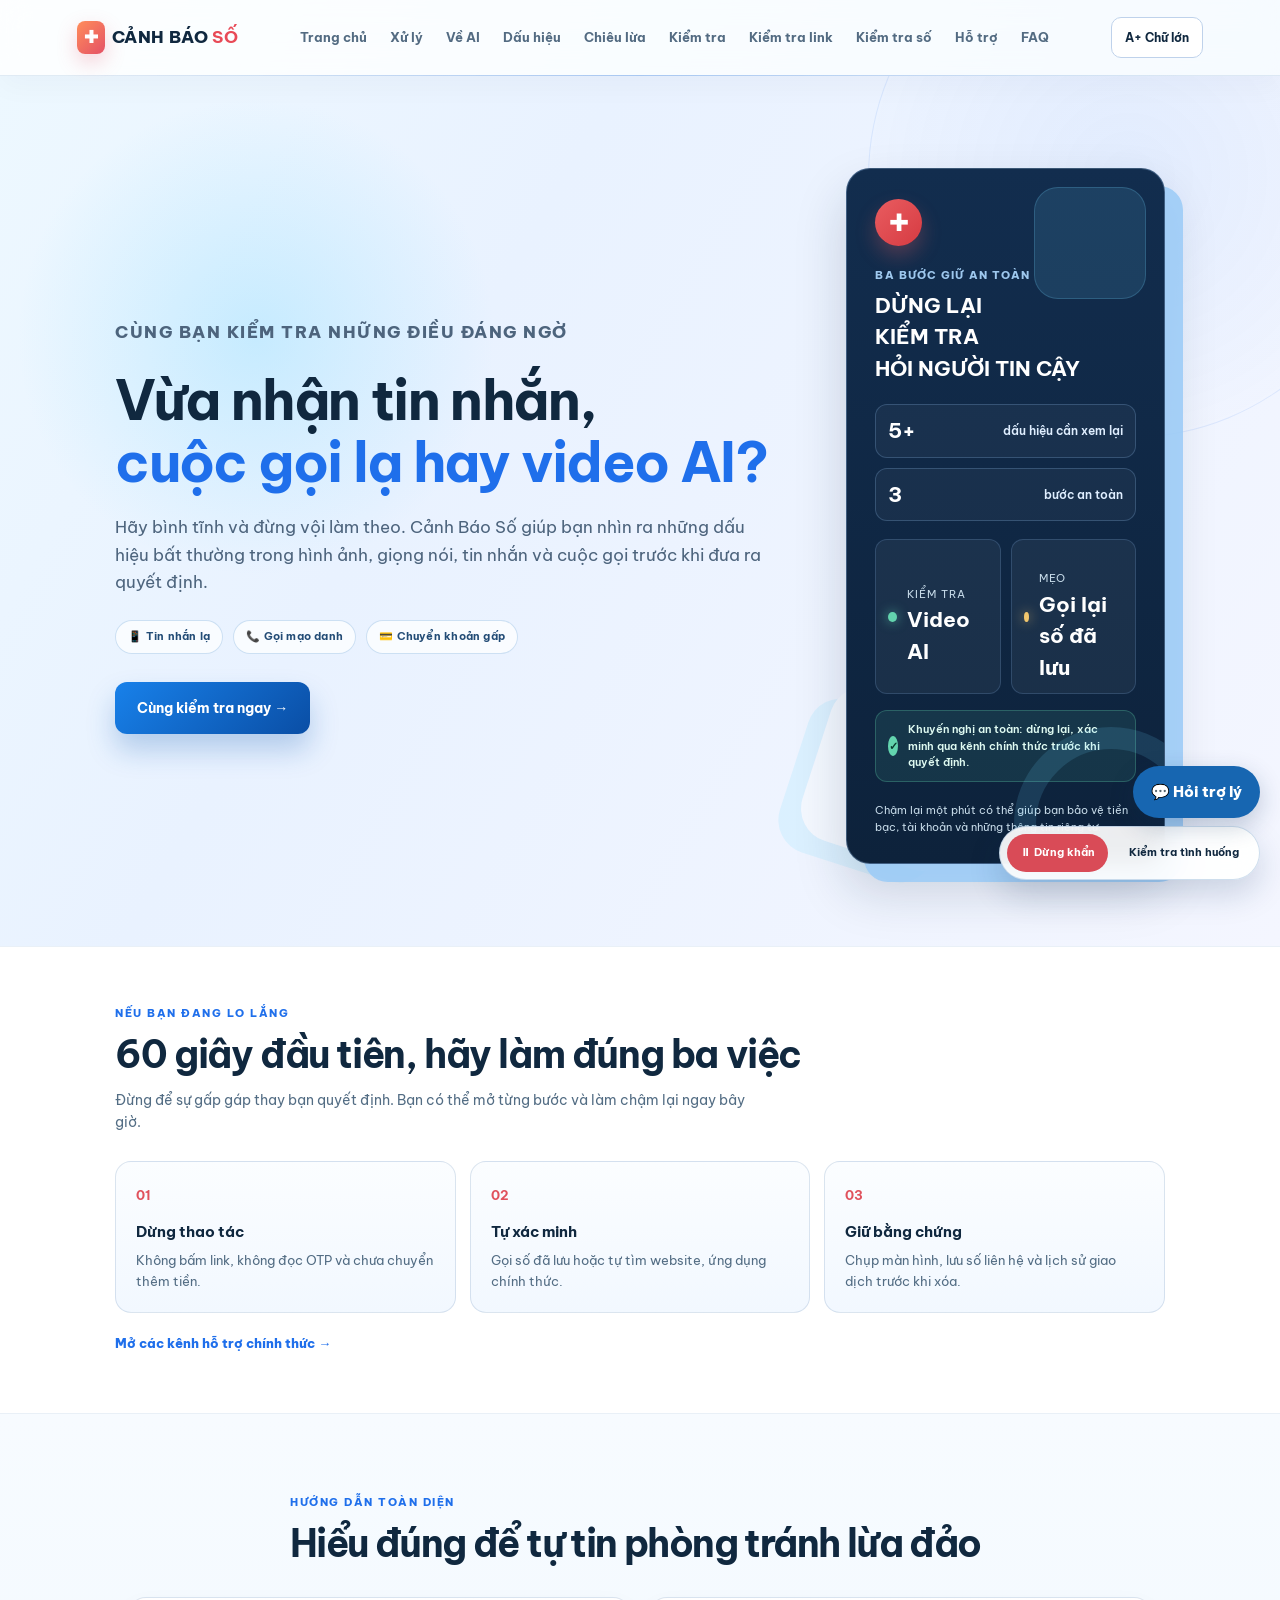
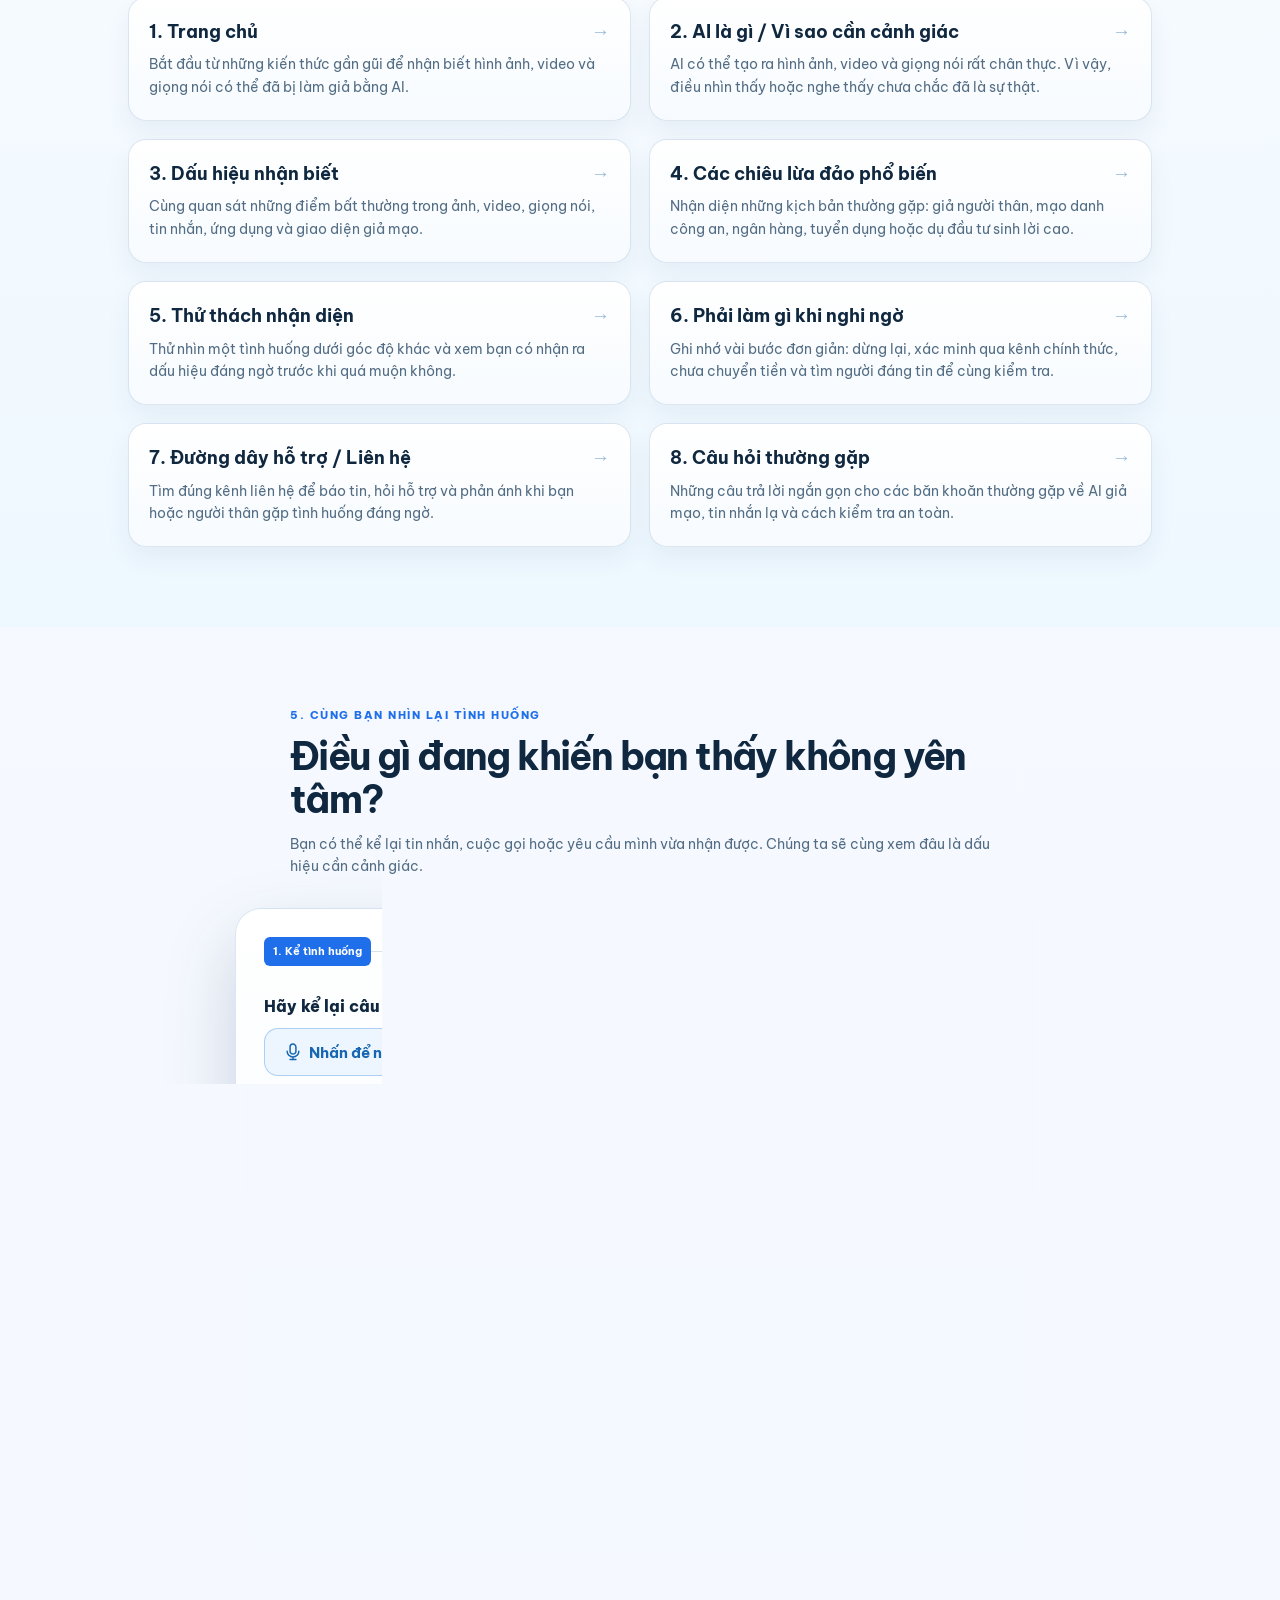
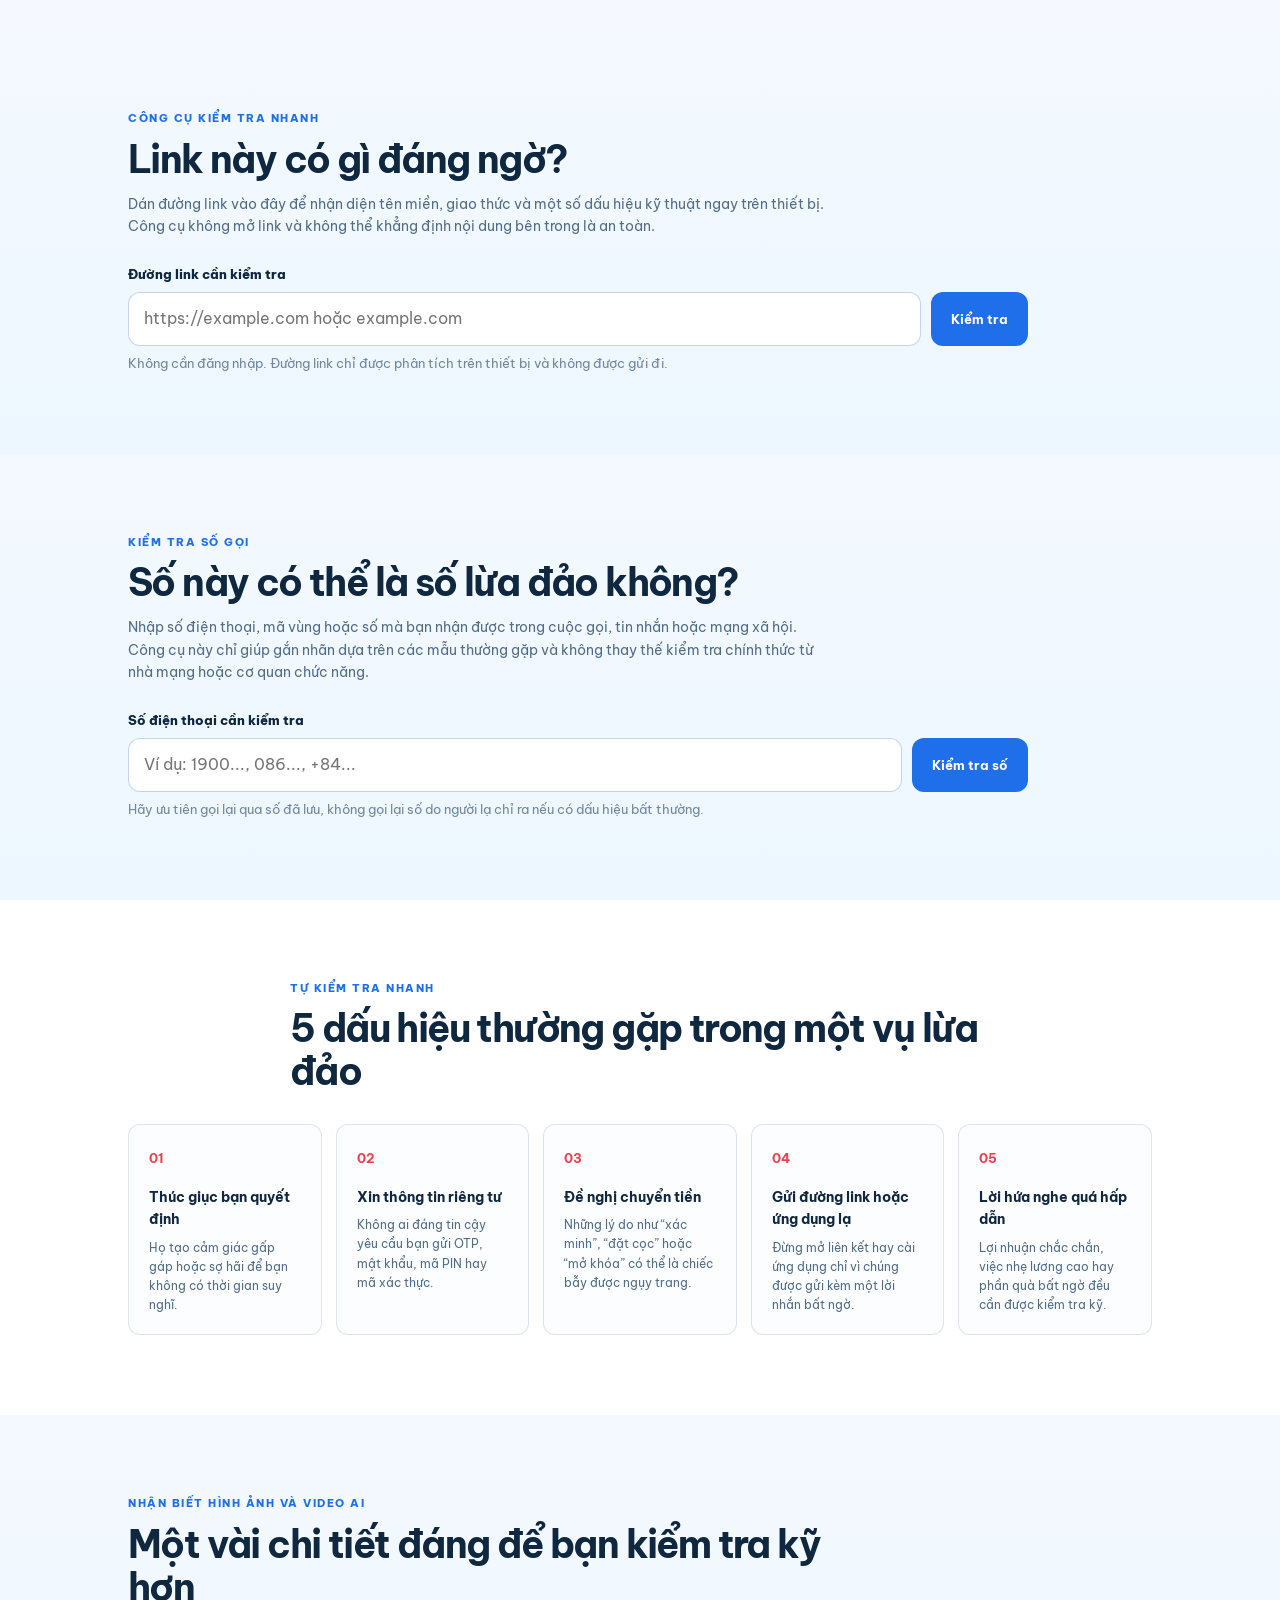
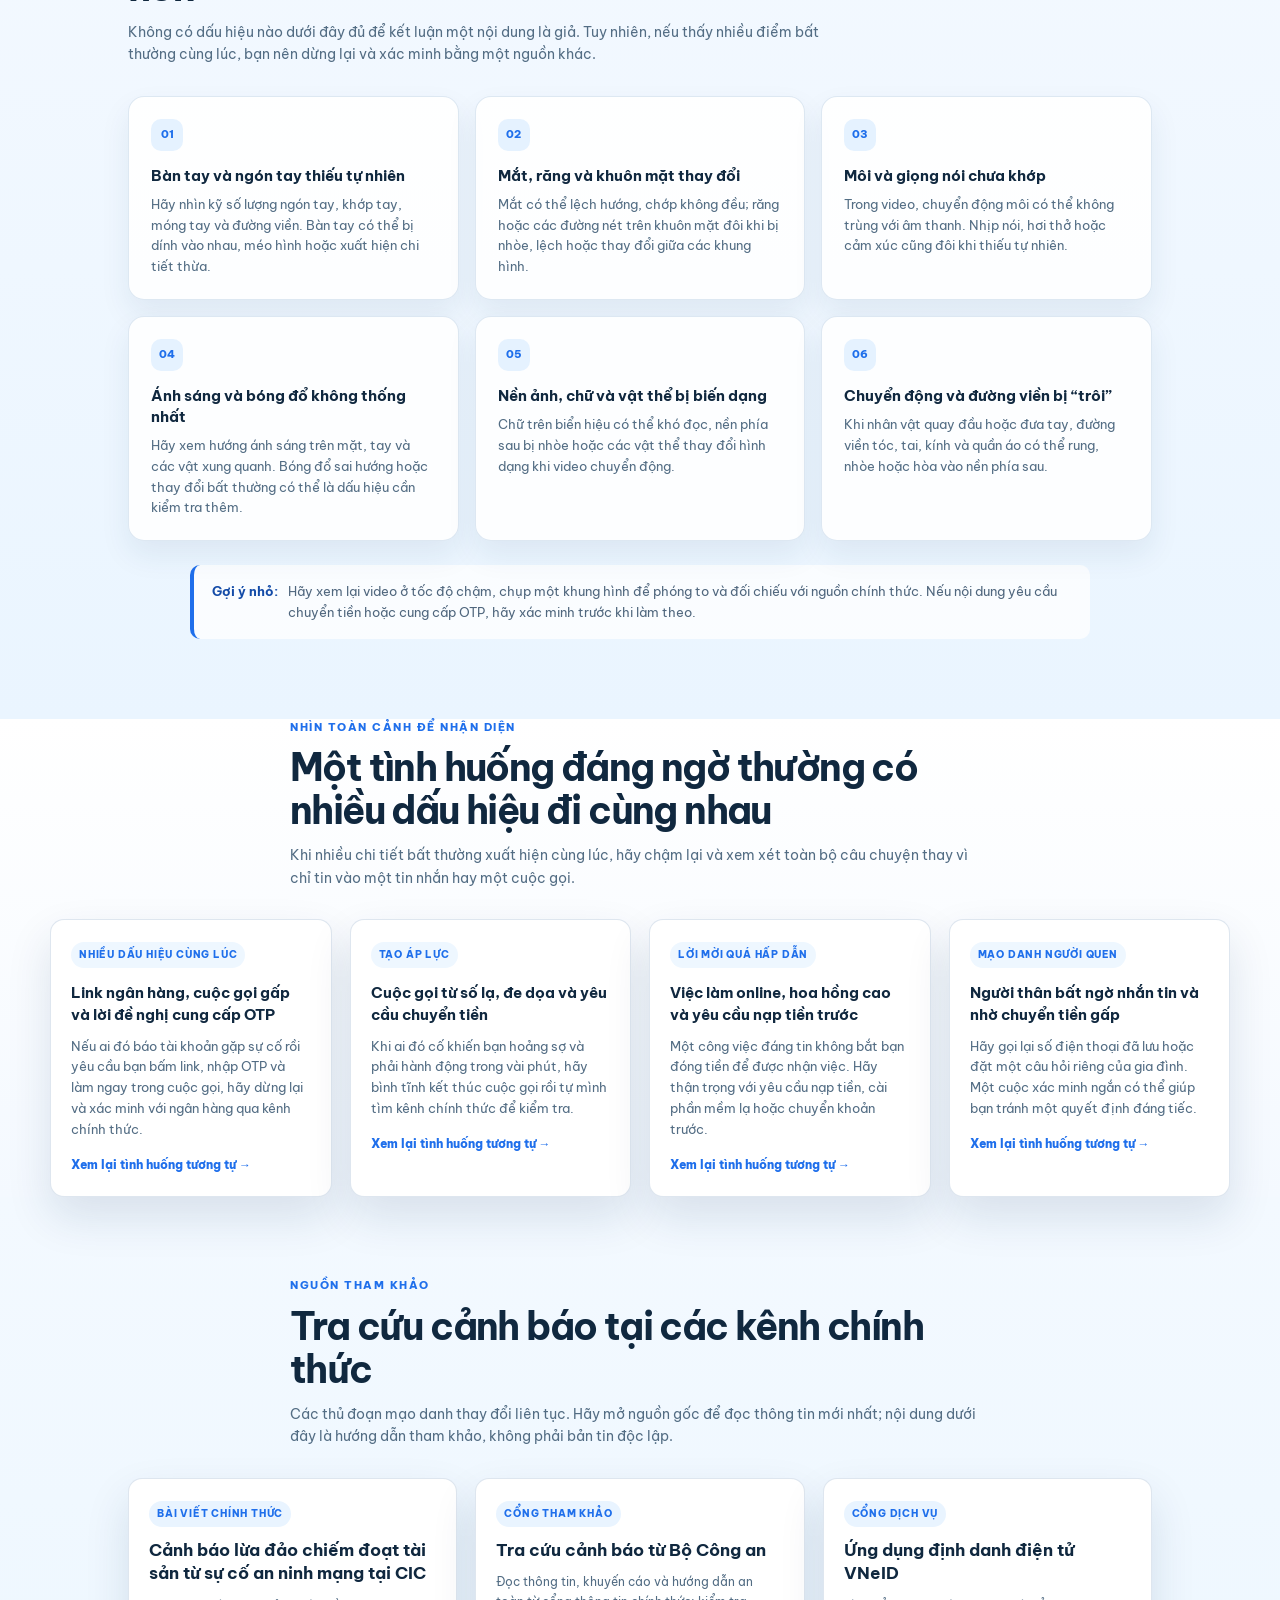
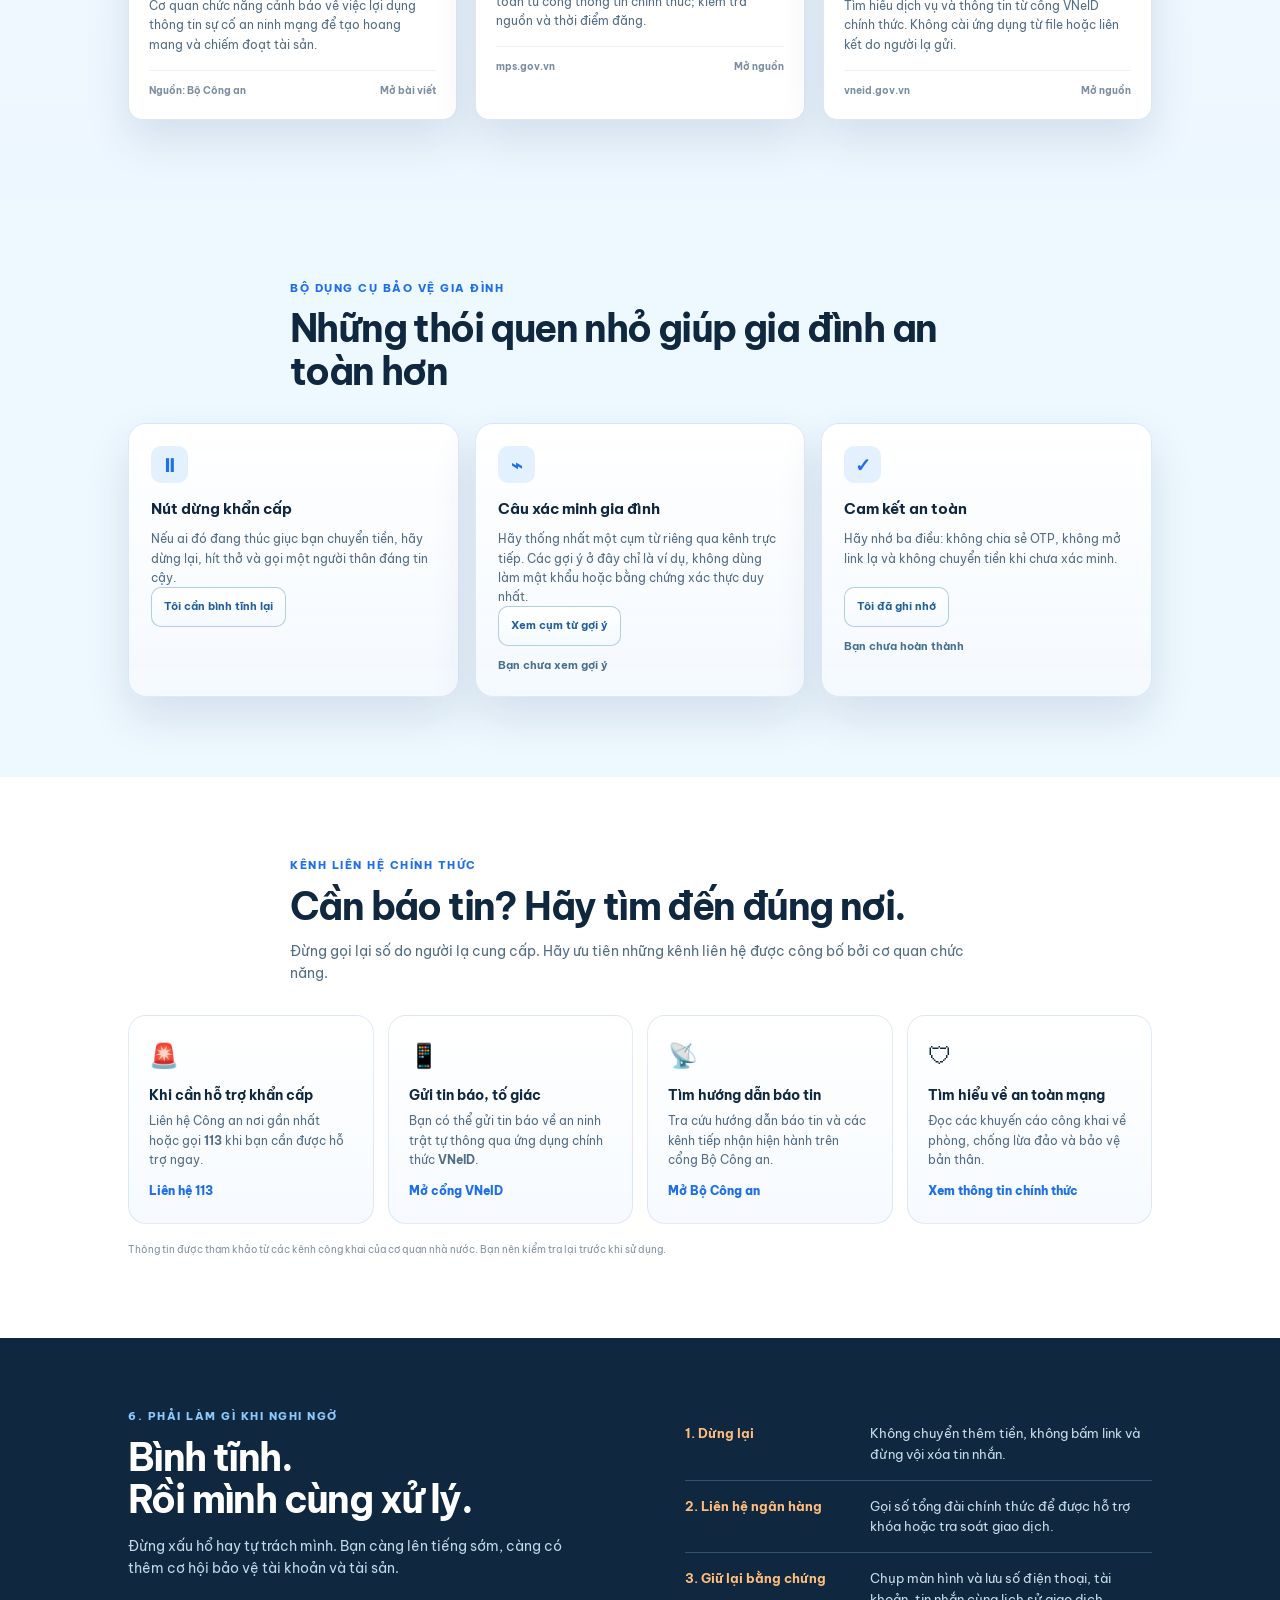
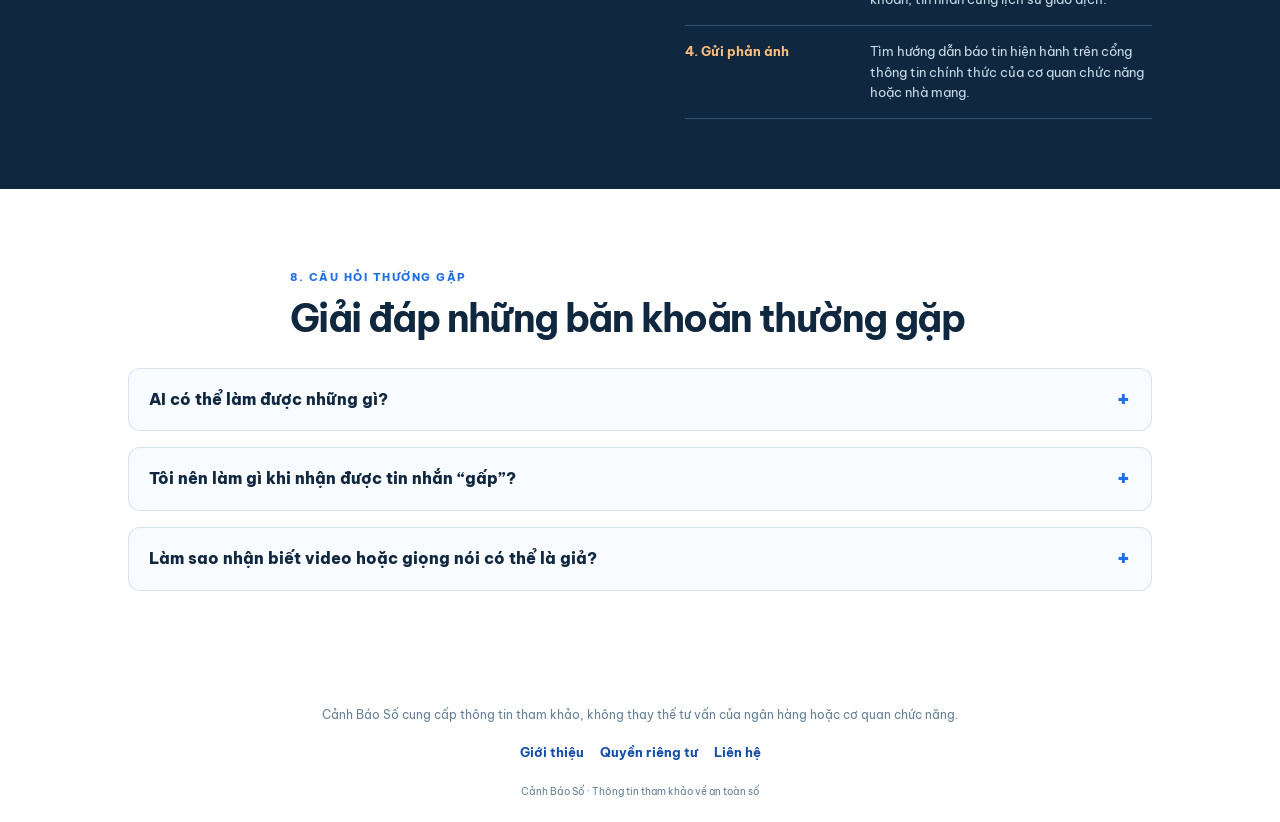
<file: index.html>
﻿<!doctype html>
<html lang="vi">
<head>
  <meta charset="UTF-8">
  <meta name="viewport" content="width=device-width, initial-scale=1.0">
  <title>Cảnh Báo Số | Bình tĩnh kiểm tra, xử lý an toàn</title>
  <meta name="description" content="Cảnh Báo Số giúp người dùng kiểm tra tình huống lừa đảo, nhận diện AI giả mạo và nhận hướng dẫn an toàn số.">
  <meta name="robots" content="index, follow">
  <meta property="og:type" content="website">
  <meta property="og:title" content="Cảnh Báo Số | Bình tĩnh kiểm tra, xử lý an toàn">
  <meta property="og:description" content="Hướng dẫn nhận biết dấu hiệu lừa đảo, kiểm tra tình huống và tìm kênh hỗ trợ chính thức.">
  <link rel="preconnect" href="https://fonts.googleapis.com">
  <link rel="preconnect" href="https://fonts.gstatic.com" crossorigin>
  <link href="https://fonts.googleapis.com/css2?family=Be+Vietnam+Pro:wght@400;500;600;700;800&display=swap" rel="stylesheet">
  <link rel="stylesheet" href="style.css?v=20261012-chatbot">
</head>
<body>
  <a class="skip-link" href="#top">Bỏ qua đến nội dung chính</a>
  <header>
    <a class="brand" href="#top"><i>✚</i>CẢNH BÁO <b>SỐ</b></a>
    <button id="menuButton" class="menu-button" type="button" aria-expanded="false" aria-controls="siteNav">
      <span class="sr-only">Mở menu điều hướng</span>
      ☰
    </button>
    <nav id="siteNav">
      <a href="#top">Trang chủ</a>
      <a href="#now">Xử lý</a>
      <a href="#ai">Về AI</a>
      <a href="#signs">Dấu hiệu</a>
      <a href="#news">Chiêu lừa</a>
      <a href="#kham">Kiểm tra</a>
      <a href="#link-check">Kiểm tra link</a>
      <a href="#phone-check">Kiểm tra số</a>
      <a href="#help">Hỗ trợ</a>
      <a href="#faq">FAQ</a>
    </nav>
    <button id="fontButton" class="font" type="button">A+ Chữ lớn</button>
  </header>

  <main id="top" tabindex="-1">
    <section class="hero">
      <div>
        <p class="eyebrow">CÙNG BẠN KIỂM TRA NHỮNG ĐIỀU ĐÁNG NGỜ</p>
        <h1>Vừa nhận tin nhắn,<br><em>cuộc gọi lạ hay video AI?</em></h1>
        <p>Hãy bình tĩnh và đừng vội làm theo. Cảnh Báo Số giúp bạn nhìn ra những dấu hiệu bất thường trong hình ảnh, giọng nói, tin nhắn và cuộc gọi trước khi đưa ra quyết định.</p>
        <div class="hero-badges" aria-label="Các vấn đề cần cảnh giác">
          <span>📱 Tin nhắn lạ</span>
          <span>📞 Gọi mạo danh</span>
          <span>💳 Chuyển khoản gấp</span>
        </div>
        <a href="#kham" class="primary">Cùng kiểm tra ngay →</a>
      </div>

      <aside>
        <span class="cross">✚</span>
        <p>BA BƯỚC GIỮ AN TOÀN</p>
        <strong>DỪNG LẠI<br>KIỂM TRA<br>HỎI NGƯỜI TIN CẬY</strong>
        <div class="hero-stats" aria-label="Thông tin nhanh về cảnh báo số">
          <span><strong>5+</strong> dấu hiệu cần xem lại</span>
          <span><strong>3</strong> bước an toàn</span>
        </div>
        <div class="mini-cards" aria-label="Dấu hiệu và mẹo an toàn">
          <div class="mini-card">
            <span class="dot green"></span>
            <div>
              <small>Kiểm tra</small>
              <strong>Video AI</strong>
            </div>
          </div>
          <div class="mini-card">
            <span class="dot amber"></span>
            <div>
              <small>Mẹo</small>
              <strong>Gọi lại số đã lưu</strong>
            </div>
          </div>
        </div>
        <div class="trust-banner" aria-label="Khuyến nghị an toàn">
          <span class="trust-mark">✓</span>
          <span>Khuyến nghị an toàn: dừng lại, xác minh qua kênh chính thức trước khi quyết định.</span>
        </div>
        <small>Chậm lại một phút có thể giúp bạn bảo vệ tiền bạc, tài khoản và những thông tin riêng tư.</small>
      </aside>
    </section>

      <section id="now" class="now" aria-labelledby="now-title">
        <div class="now-intro">
          <p class="eyebrow">NẾU BẠN ĐANG LO LẮNG</p>
          <h2 id="now-title">60 giây đầu tiên, hãy làm đúng ba việc</h2>
          <p>Đừng để sự gấp gáp thay bạn quyết định. Bạn có thể mở từng bước và làm chậm lại ngay bây giờ.</p>
        </div>
        <div class="now-steps">
          <article>
            <b>01</b>
            <h3>Dừng thao tác</h3>
            <p>Không bấm link, không đọc OTP và chưa chuyển thêm tiền.</p>
          </article>
          <article>
            <b>02</b>
            <h3>Tự xác minh</h3>
            <p>Gọi số đã lưu hoặc tự tìm website, ứng dụng chính thức.</p>
          </article>
          <article>
            <b>03</b>
            <h3>Giữ bằng chứng</h3>
            <p>Chụp màn hình, lưu số liên hệ và lịch sử giao dịch trước khi xóa.</p>
          </article>
        </div>
        <a class="now-link" href="#official">Mở các kênh hỗ trợ chính thức →</a>
      </section>

    <section id="ai" class="program" aria-labelledby="ai-title">
      <div class="heading">
        <p class="eyebrow">HƯỚNG DẪN TOÀN DIỆN</p>
        <h2 id="ai-title">Hiểu đúng để tự tin phòng tránh lừa đảo</h2>
      </div>

      <div class="program-grid">
        <a class="program-item" href="#top">
          <h3>1. Trang chủ</h3>
          <p>Bắt đầu từ những kiến thức gần gũi để nhận biết hình ảnh, video và giọng nói có thể đã bị làm giả bằng AI.</p>
        </a>

        <a class="program-item" href="#ai">
          <h3>2. AI là gì / Vì sao cần cảnh giác</h3>
          <p>AI có thể tạo ra hình ảnh, video và giọng nói rất chân thực. Vì vậy, điều nhìn thấy hoặc nghe thấy chưa chắc đã là sự thật.</p>
        </a>

        <a class="program-item" href="#ai-signs">
          <h3>3. Dấu hiệu nhận biết</h3>
          <p>Cùng quan sát những điểm bất thường trong ảnh, video, giọng nói, tin nhắn, ứng dụng và giao diện giả mạo.</p>
        </a>

        <a class="program-item" href="#scenarios">
          <h3>4. Các chiêu lừa đảo phổ biến</h3>
          <p>Nhận diện những kịch bản thường gặp: giả người thân, mạo danh công an, ngân hàng, tuyển dụng hoặc dụ đầu tư sinh lời cao.</p>
        </a>

        <a class="program-item" href="#kham">
          <h3>5. Thử thách nhận diện</h3>
          <p>Thử nhìn một tình huống dưới góc độ khác và xem bạn có nhận ra dấu hiệu đáng ngờ trước khi quá muộn không.</p>
        </a>

        <a class="program-item" href="#help">
          <h3>6. Phải làm gì khi nghi ngờ</h3>
          <p>Ghi nhớ vài bước đơn giản: dừng lại, xác minh qua kênh chính thức, chưa chuyển tiền và tìm người đáng tin để cùng kiểm tra.</p>
        </a>

        <a class="program-item" href="#official">
          <h3>7. Đường dây hỗ trợ / Liên hệ</h3>
          <p>Tìm đúng kênh liên hệ để báo tin, hỏi hỗ trợ và phản ánh khi bạn hoặc người thân gặp tình huống đáng ngờ.</p>
        </a>

        <a class="program-item" href="#faq">
          <h3>8. Câu hỏi thường gặp</h3>
          <p>Những câu trả lời ngắn gọn cho các băn khoăn thường gặp về AI giả mạo, tin nhắn lạ và cách kiểm tra an toàn.</p>
        </a>
      </div>
    </section>

    <section id="kham" class="clinic" aria-labelledby="check-title">
      <div class="heading">
        <p class="eyebrow">5. CÙNG BẠN NHÌN LẠI TÌNH HUỐNG</p>
        <h2 id="check-title">Điều gì đang khiến bạn thấy không yên tâm?</h2>
        <p>Bạn có thể kể lại tin nhắn, cuộc gọi hoặc yêu cầu mình vừa nhận được. Chúng ta sẽ cùng xem đâu là dấu hiệu cần cảnh giác.</p>
      </div>

      <div class="exam">
        <div class="steps">
          <span class="on">1. Kể tình huống</span>
          <i></i>
          <span>2. Nhận đánh giá</span>
          <i></i>
          <span>3. Hành động</span>
        </div>

        <div class="story-label-row">
          <label for="story">Hãy kể lại câu chuyện của bạn</label>
          <button id="voiceInputButton" class="voice-input" type="button" aria-label="Nhấn để nhập bằng giọng nói" title="Nhấn để nhập bằng giọng nói" aria-pressed="false">
            <span class="mic-icon" aria-hidden="true">
              <svg viewBox="0 0 24 24" role="presentation"><path d="M12 14.5a3.5 3.5 0 0 0 3.5-3.5V6a3.5 3.5 0 1 0-7 0v5a3.5 3.5 0 0 0 3.5 3.5Z"/><path d="M5 11a7 7 0 0 0 14 0M12 18v3M8.5 21h7"/></svg>
            </span>
            <span class="voice-button-label">Nhấn để nói</span>
          </button>
        </div>
        <textarea id="story" aria-describedby="storyHelp" maxlength="1200" placeholder="Ví dụ: Có người gọi tự xưng là nhân viên ngân hàng, nói tài khoản của tôi bị lỗi và yêu cầu tôi bấm vào link để nhập mã OTP..."></textarea>
        <p id="storyHelp" class="field-help">Nếu dùng nhập giọng nói, trình duyệt hoặc nhà cung cấp nhận dạng giọng nói có thể xử lý âm thanh. Không nhập mật khẩu, mã OTP hoặc thông tin định danh cá nhân.</p>

        <div class="quick">
          <b>Hoặc chọn một tình huống gần giống:</b>
          <button type="button" data-story="Người gọi tự xưng là công an, nói tôi liên quan vụ án và yêu cầu chuyển tiền để xác minh.">Giả công an</button>
          <button type="button" data-story="Tôi nhận tin nhắn ngân hàng có link, yêu cầu đăng nhập và cung cấp mã OTP.">Link ngân hàng</button>
          <button type="button" data-story="Có người mời việc làm online, bảo nạp tiền trước để làm nhiệm vụ nhận hoa hồng.">Việc làm online</button>
          <button type="button" data-story="Người thân nhắn hoặc gọi nhờ chuyển tiền gấp nhưng số lạ.">Giả người thân</button>
        </div>

        <button id="diagnose" class="diagnose" type="button">✦ Xem gợi ý an toàn</button>
        <p class="privacy">Phần phân tích văn bản chạy trên thiết bị và không gửi nội dung đi. Nhập giọng nói có thể dùng dịch vụ của trình duyệt; xem <a href="privacy.html">Chính sách quyền riêng tư</a>.</p>
      </div>
    </section>

    <section id="link-check" class="link-check" aria-labelledby="link-check-title">
      <div class="heading">
        <p class="eyebrow">CÔNG CỤ KIỂM TRA NHANH</p>
        <h2 id="link-check-title">Link này có gì đáng ngờ?</h2>
        <p>Dán đường link vào đây để nhận diện tên miền, giao thức và một số dấu hiệu kỹ thuật ngay trên thiết bị. Công cụ không mở link và không thể khẳng định nội dung bên trong là an toàn.</p>
      </div>
      <form id="linkForm" class="link-form">
        <label for="linkInput">Đường link cần kiểm tra</label>
        <div class="link-input-row">
          <input id="linkInput" type="text" inputmode="url" autocomplete="off" placeholder="https://example.com hoặc example.com" aria-describedby="linkHelp">
          <button type="submit">Kiểm tra</button>
        </div>
        <p id="linkHelp" class="field-help">Không cần đăng nhập. Đường link chỉ được phân tích trên thiết bị và không được gửi đi.</p>
      </form>
      <div id="linkResult" class="link-result" hidden aria-live="polite"></div>
    </section>

    <section id="phone-check" class="phone-check" aria-labelledby="phone-check-title">
      <div class="heading">
        <p class="eyebrow">KIỂM TRA SỐ GỌI</p>
        <h2 id="phone-check-title">Số này có thể là số lừa đảo không?</h2>
        <p>Nhập số điện thoại, mã vùng hoặc số mà bạn nhận được trong cuộc gọi, tin nhắn hoặc mạng xã hội. Công cụ này chỉ giúp gắn nhãn dựa trên các mẫu thường gặp và không thay thế kiểm tra chính thức từ nhà mạng hoặc cơ quan chức năng.</p>
      </div>
      <form id="phoneForm" class="link-form phone-form">
        <label for="phoneInput">Số điện thoại cần kiểm tra</label>
        <div class="link-input-row">
          <input id="phoneInput" type="tel" inputmode="numeric" autocomplete="off" placeholder="Ví dụ: 1900..., 086..., +84..." aria-describedby="phoneHelp">
          <button type="submit">Kiểm tra số</button>
        </div>
        <p id="phoneHelp" class="field-help">Hãy ưu tiên gọi lại qua số đã lưu, không gọi lại số do người lạ chỉ ra nếu có dấu hiệu bất thường.</p>
      </form>
      <div id="phoneResult" class="link-result phone-result" hidden aria-live="polite"></div>
    </section>

    <section id="result" class="result" hidden>
      <div class="result-head">
        <div>
          <p class="eyebrow">KẾT QUẢ SƠ BỘ</p>
          <h2 id="riskTitle">Cần thận trọng</h2>
        </div>
        <div id="riskBadge" class="badge">MỨC ĐỘ: CAO</div>
      </div>

      <div class="risk-meter">
        <span>Mức cảnh giác</span>
        <div><i id="riskFill"></i></div>
        <b id="riskScore">—</b>
      </div>

      <p id="summary" class="summary"></p>
      <p class="field-help">Gợi ý được chọn bằng quy tắc từ khóa đơn giản, không phải kết luận chuyên môn hay xác suất lừa đảo. Hãy xác minh qua kênh chính thức.</p>

      <div class="result-grid">
        <article>
          <h3>⚠ Những dấu hiệu đáng chú ý</h3>
          <p class="result-note">Hãy đối chiếu từng điểm với nội dung bạn vừa nhận được. Một dấu hiệu riêng lẻ chưa đủ để kết luận.</p>
          <ul id="signals"></ul>
        </article>
        <article class="action-card">
          <h3>✓ Bạn có thể làm ngay</h3>
          <p class="result-note">Ưu tiên bảo vệ tài khoản và giữ bằng chứng trước khi trao đổi hoặc thực hiện giao dịch.</p>
          <ol id="actions"></ol>
        </article>
      </div>

      <div class="result-tools">
        <button id="readResult" type="button" aria-pressed="false">🔊 Nghe hướng dẫn</button>
        <button id="copyResult" type="button">⧉ Chia sẻ gợi ý với người thân</button>
        <button id="saveResult" type="button">↓ Tải checklist bằng chứng</button>
      </div>

      <div class="bottom-result">
        <p><b>Lưu ý:</b> Đây là đánh giá hỗ trợ, không thay thế tư vấn của ngân hàng hoặc cơ quan chức năng.</p>
        <a href="#help">Xem các bước xử lý tiếp theo →</a>
      </div>
    </section>

    <section id="signs" class="signs">
      <div class="heading">
        <p class="eyebrow">TỰ KIỂM TRA NHANH</p>
        <h2>5 dấu hiệu thường gặp trong một vụ lừa đảo</h2>
      </div>

      <div class="sign-grid">
        <article>
          <b>01</b>
          <h3>Thúc giục bạn quyết định</h3>
          <p>Họ tạo cảm giác gấp gáp hoặc sợ hãi để bạn không có thời gian suy nghĩ.</p>
        </article>
        <article>
          <b>02</b>
          <h3>Xin thông tin riêng tư</h3>
          <p>Không ai đáng tin cậy yêu cầu bạn gửi OTP, mật khẩu, mã PIN hay mã xác thực.</p>
        </article>
        <article>
          <b>03</b>
          <h3>Đề nghị chuyển tiền</h3>
          <p>Những lý do như “xác minh”, “đặt cọc” hoặc “mở khóa” có thể là chiếc bẫy được ngụy trang.</p>
        </article>
        <article>
          <b>04</b>
          <h3>Gửi đường link hoặc ứng dụng lạ</h3>
          <p>Đừng mở liên kết hay cài ứng dụng chỉ vì chúng được gửi kèm một lời nhắn bất ngờ.</p>
        </article>
        <article>
          <b>05</b>
          <h3>Lời hứa nghe quá hấp dẫn</h3>
          <p>Lợi nhuận chắc chắn, việc nhẹ lương cao hay phần quà bất ngờ đều cần được kiểm tra kỹ.</p>
        </article>
      </div>
    </section>

    <section id="ai-signs" class="ai-signs">
      <div class="heading">
        <p class="eyebrow">NHẬN BIẾT HÌNH ẢNH VÀ VIDEO AI</p>
        <h2>Một vài chi tiết đáng để bạn kiểm tra kỹ hơn</h2>
        <p>Không có dấu hiệu nào dưới đây đủ để kết luận một nội dung là giả. Tuy nhiên, nếu thấy nhiều điểm bất thường cùng lúc, bạn nên dừng lại và xác minh bằng một nguồn khác.</p>
      </div>

      <div class="ai-sign-grid">
        <article>
          <span class="ai-sign-number">01</span>
          <h3>Bàn tay và ngón tay thiếu tự nhiên</h3>
          <p>Hãy nhìn kỹ số lượng ngón tay, khớp tay, móng tay và đường viền. Bàn tay có thể bị dính vào nhau, méo hình hoặc xuất hiện chi tiết thừa.</p>
        </article>
        <article>
          <span class="ai-sign-number">02</span>
          <h3>Mắt, răng và khuôn mặt thay đổi</h3>
          <p>Mắt có thể lệch hướng, chớp không đều; răng hoặc các đường nét trên khuôn mặt đôi khi bị nhòe, lệch hoặc thay đổi giữa các khung hình.</p>
        </article>
        <article>
          <span class="ai-sign-number">03</span>
          <h3>Môi và giọng nói chưa khớp</h3>
          <p>Trong video, chuyển động môi có thể không trùng với âm thanh. Nhịp nói, hơi thở hoặc cảm xúc cũng đôi khi thiếu tự nhiên.</p>
        </article>
        <article>
          <span class="ai-sign-number">04</span>
          <h3>Ánh sáng và bóng đổ không thống nhất</h3>
          <p>Hãy xem hướng ánh sáng trên mặt, tay và các vật xung quanh. Bóng đổ sai hướng hoặc thay đổi bất thường có thể là dấu hiệu cần kiểm tra thêm.</p>
        </article>
        <article>
          <span class="ai-sign-number">05</span>
          <h3>Nền ảnh, chữ và vật thể bị biến dạng</h3>
          <p>Chữ trên biển hiệu có thể khó đọc, nền phía sau bị nhòe hoặc các vật thể thay đổi hình dạng khi video chuyển động.</p>
        </article>
        <article>
          <span class="ai-sign-number">06</span>
          <h3>Chuyển động và đường viền bị “trôi”</h3>
          <p>Khi nhân vật quay đầu hoặc đưa tay, đường viền tóc, tai, kính và quần áo có thể rung, nhòe hoặc hòa vào nền phía sau.</p>
        </article>
      </div>

      <div class="ai-check-note">
        <strong>Gợi ý nhỏ:</strong>
        <span>Hãy xem lại video ở tốc độ chậm, chụp một khung hình để phóng to và đối chiếu với nguồn chính thức. Nếu nội dung yêu cầu chuyển tiền hoặc cung cấp OTP, hãy xác minh trước khi làm theo.</span>
      </div>
    </section>

    <section id="scenarios" class="scenarios">
      <div class="heading">
        <p class="eyebrow">NHÌN TOÀN CẢNH ĐỂ NHẬN DIỆN</p>
        <h2>Một tình huống đáng ngờ thường có nhiều dấu hiệu đi cùng nhau</h2>
        <p>Khi nhiều chi tiết bất thường xuất hiện cùng lúc, hãy chậm lại và xem xét toàn bộ câu chuyện thay vì chỉ tin vào một tin nhắn hay một cuộc gọi.</p>
      </div>

      <div class="scenario-grid">
        <article class="scenario-card">
          <span class="scenario-tag">Nhiều dấu hiệu cùng lúc</span>
          <h3>Link ngân hàng, cuộc gọi gấp và lời đề nghị cung cấp OTP</h3>
          <p>Nếu ai đó báo tài khoản gặp sự cố rồi yêu cầu bạn bấm link, nhập OTP và làm ngay trong cuộc gọi, hãy dừng lại và xác minh với ngân hàng qua kênh chính thức.</p>
          <a class="card-link" href="#kham">Xem lại tình huống tương tự →</a>
        </article>

        <article class="scenario-card">
          <span class="scenario-tag">Tạo áp lực</span>
          <h3>Cuộc gọi từ số lạ, đe dọa và yêu cầu chuyển tiền</h3>
          <p>Khi ai đó cố khiến bạn hoảng sợ và phải hành động trong vài phút, hãy bình tĩnh kết thúc cuộc gọi rồi tự mình tìm kênh chính thức để kiểm tra.</p>
          <a class="card-link" href="#kham">Xem lại tình huống tương tự →</a>
        </article>

        <article class="scenario-card">
          <span class="scenario-tag">Lời mời quá hấp dẫn</span>
          <h3>Việc làm online, hoa hồng cao và yêu cầu nạp tiền trước</h3>
          <p>Một công việc đáng tin không bắt bạn đóng tiền để được nhận việc. Hãy thận trọng với yêu cầu nạp tiền, cài phần mềm lạ hoặc chuyển khoản trước.</p>
          <a class="card-link" href="#kham">Xem lại tình huống tương tự →</a>
        </article>

        <article class="scenario-card">
          <span class="scenario-tag">Mạo danh người quen</span>
          <h3>Người thân bất ngờ nhắn tin và nhờ chuyển tiền gấp</h3>
          <p>Hãy gọi lại số điện thoại đã lưu hoặc đặt một câu hỏi riêng của gia đình. Một cuộc xác minh ngắn có thể giúp bạn tránh một quyết định đáng tiếc.</p>
          <a class="card-link" href="#kham">Xem lại tình huống tương tự →</a>
        </article>
      </div>
    </section>

    <section class="news" id="news">
      <div class="heading">
        <p class="eyebrow">NGUỒN THAM KHẢO</p>
        <h2>Tra cứu cảnh báo tại các kênh chính thức</h2>
        <p>Các thủ đoạn mạo danh thay đổi liên tục. Hãy mở nguồn gốc để đọc thông tin mới nhất; nội dung dưới đây là hướng dẫn tham khảo, không phải bản tin độc lập.</p>
      </div>

      <div class="news-grid">
        <a class="news-card" href="https://bocongan.gov.vn/bai-viet/canh-bao-lua-dao-chiem-doat-tai-san-tu-su-co-an-ninh-mang-tai-trung-tam-thong-tin-tin-dung-quoc-gia-cic-1757991790" target="_blank" rel="noopener noreferrer">
          <span class="news-tag">Bài viết chính thức</span>
          <h3>Cảnh báo lừa đảo chiếm đoạt tài sản từ sự cố an ninh mạng tại CIC</h3>
          <p>Cơ quan chức năng cảnh báo về việc lợi dụng thông tin sự cố an ninh mạng để tạo hoang mang và chiếm đoạt tài sản.</p>
          <div class="news-meta"><span>Nguồn: Bộ Công an</span><span>Mở bài viết</span></div>
        </a>

        <a class="news-card" href="https://mps.gov.vn/" target="_blank" rel="noopener noreferrer">
          <span class="news-tag">Cổng tham khảo</span>
          <h3>Tra cứu cảnh báo từ Bộ Công an</h3>
          <p>Đọc thông tin, khuyến cáo và hướng dẫn an toàn từ cổng thông tin chính thức; kiểm tra nguồn và thời điểm đăng.</p>
          <div class="news-meta"><span>mps.gov.vn</span><span>Mở nguồn</span></div>
        </a>

        <a class="news-card" href="https://vneid.gov.vn/" target="_blank" rel="noopener noreferrer">
          <span class="news-tag">Cổng dịch vụ</span>
          <h3>Ứng dụng định danh điện tử VNeID</h3>
          <p>Tìm hiểu dịch vụ và thông tin từ cổng VNeID chính thức. Không cài ứng dụng từ file hoặc liên kết do người lạ gửi.</p>
          <div class="news-meta"><span>vneid.gov.vn</span><span>Mở nguồn</span></div>
        </a>
      </div>
    </section>

    <section class="tools">
      <div class="heading">
        <p class="eyebrow">BỘ DỤNG CỤ BẢO VỆ GIA ĐÌNH</p>
        <h2>Những thói quen nhỏ giúp gia đình an toàn hơn</h2>
      </div>

      <div class="tool-grid">
        <article>
          <span>⏸</span>
          <h3>Nút dừng khẩn cấp</h3>
          <p>Nếu ai đó đang thúc giục bạn chuyển tiền, hãy dừng lại, hít thở và gọi một người thân đáng tin cậy.</p>
          <button id="panicButton" type="button">Tôi cần bình tĩnh lại</button>
        </article>

        <article>
          <span>⌁</span>
          <h3>Câu xác minh gia đình</h3>
          <p>Hãy thống nhất một cụm từ riêng qua kênh trực tiếp. Các gợi ý ở đây chỉ là ví dụ, không dùng làm mật khẩu hoặc bằng chứng xác thực duy nhất.</p>
          <button id="createCode" type="button">Xem cụm từ gợi ý</button>
          <strong id="familyCode">Bạn chưa xem gợi ý</strong>
        </article>

        <article>
          <span>✓</span>
          <h3>Cam kết an toàn</h3>
          <p>Hãy nhớ ba điều: không chia sẻ OTP, không mở link lạ và không chuyển tiền khi chưa xác minh.</p>
          <button id="pledgeButton" type="button">Tôi đã ghi nhớ</button>
          <strong id="pledgeState">Bạn chưa hoàn thành</strong>
        </article>
      </div>
    </section>

    <section id="official" class="official">
      <div class="heading">
        <p class="eyebrow">KÊNH LIÊN HỆ CHÍNH THỨC</p>
        <h2>Cần báo tin? Hãy tìm đến đúng nơi.</h2>
        <p>Đừng gọi lại số do người lạ cung cấp. Hãy ưu tiên những kênh liên hệ được công bố bởi cơ quan chức năng.</p>
      </div>

      <div class="official-grid">
        <a class="official-card" href="tel:113" target="_self" rel="noopener noreferrer">
          <span>🚨</span>
          <h3>Khi cần hỗ trợ khẩn cấp</h3>
          <p>Liên hệ Công an nơi gần nhất hoặc gọi <b>113</b> khi bạn cần được hỗ trợ ngay.</p>
          <span class="official-link">Liên hệ 113</span>
        </a>
        <a class="official-card" href="https://vneid.gov.vn/" target="_blank" rel="noopener noreferrer">
          <span>📱</span>
          <h3>Gửi tin báo, tố giác</h3>
          <p>Bạn có thể gửi tin báo về an ninh trật tự thông qua ứng dụng chính thức <b>VNeID</b>.</p>
          <span class="official-link">Mở cổng VNeID</span>
        </a>
        <a class="official-card" href="https://mps.gov.vn/" target="_blank" rel="noopener noreferrer">
          <span>📡</span>
          <h3>Tìm hướng dẫn báo tin</h3>
          <p>Tra cứu hướng dẫn báo tin và các kênh tiếp nhận hiện hành trên cổng Bộ Công an.</p>
          <span class="official-link">Mở Bộ Công an</span>
        </a>
        <a class="official-card" href="https://mps.gov.vn/" target="_blank" rel="noopener noreferrer">
          <span>🛡</span>
          <h3>Tìm hiểu về an toàn mạng</h3>
          <p>Đọc các khuyến cáo công khai về phòng, chống lừa đảo và bảo vệ bản thân.</p>
          <span class="official-link">Xem thông tin chính thức</span>
        </a>
      </div>

      <p class="source-note">Thông tin được tham khảo từ các kênh công khai của cơ quan nhà nước. Bạn nên kiểm tra lại trước khi sử dụng.</p>
    </section>

    <section id="help" class="help">
      <div>
        <p class="eyebrow">6. PHẢI LÀM GÌ KHI NGHI NGỜ</p>
        <h2>Bình tĩnh.<br>Rồi mình cùng xử lý.</h2>
        <p>Đừng xấu hổ hay tự trách mình. Bạn càng lên tiếng sớm, càng có thêm cơ hội bảo vệ tài khoản và tài sản.</p>
      </div>

      <ol>
        <li><b>1. Dừng lại</b><span>Không chuyển thêm tiền, không bấm link và đừng vội xóa tin nhắn.</span></li>
        <li><b>2. Liên hệ ngân hàng</b><span>Gọi số tổng đài chính thức để được hỗ trợ khóa hoặc tra soát giao dịch.</span></li>
        <li><b>3. Giữ lại bằng chứng</b><span>Chụp màn hình và lưu số điện thoại, tài khoản, tin nhắn cùng lịch sử giao dịch.</span></li>
        <li><b>4. Gửi phản ánh</b><span>Tìm hướng dẫn báo tin hiện hành trên cổng thông tin chính thức của cơ quan chức năng hoặc nhà mạng.</span></li>
      </ol>
    </section>

    <section id="faq" class="faq">
      <div class="heading">
        <p class="eyebrow">8. CÂU HỎI THƯỜNG GẶP</p>
        <h2>Giải đáp những băn khoăn thường gặp</h2>
      </div>

      <div class="faq-list">
        <details>
          <summary>AI có thể làm được những gì?</summary>
          <p>AI có thể tạo ra hình ảnh, giọng nói và video rất chân thực. Vì vậy, những gì bạn nhìn thấy hoặc nghe thấy đôi khi cần được kiểm tra thêm trước khi tin tưởng.</p>
        </details>
        <details>
          <summary>Tôi nên làm gì khi nhận được tin nhắn “gấp”?</summary>
          <p>Đừng bấm link, cung cấp OTP hay chuyển tiền ngay. Hãy gọi lại số đã lưu hoặc tìm đến kênh chính thức để xác minh.</p>
        </details>
        <details>
          <summary>Làm sao nhận biết video hoặc giọng nói có thể là giả?</summary>
          <p>Hãy chú ý những điểm thiếu nhất quán trong cử chỉ, ánh sáng và nhịp nói. Khi còn nghi ngờ, hãy xác minh qua một kênh khác và cho mình thêm thời gian suy nghĩ.</p>
        </details>
      </div>
    </section>
  </main>

  <footer>
    <p>Cảnh Báo Số cung cấp thông tin tham khảo, không thay thế tư vấn của ngân hàng hoặc cơ quan chức năng.</p>
    <nav class="footer-links" aria-label="Thông tin website">
      <a href="about.html">Giới thiệu</a>
      <a href="privacy.html">Quyền riêng tư</a>
      <a href="contact.html">Liên hệ</a>
    </nav>
    <small>Cảnh Báo Số · Thông tin tham khảo về an toàn số</small>
  </footer>

  <div id="toast" role="status" aria-live="polite"></div>
  <div class="quick-actions" aria-label="Thao tác nhanh">
    <button id="quickPanic" type="button">⏸ Dừng khẩn</button>
    <a href="#kham">Kiểm tra tình huống</a>
  </div>

  <section class="chatbot" aria-label="Trợ lý hỏi đáp">
    <button id="chatbotToggle" class="chatbot-toggle" type="button" aria-expanded="false" aria-controls="chatbotPanel">
      <span aria-hidden="true">💬</span> Hỏi trợ lý
    </button>
    <div id="chatbotPanel" class="chatbot-panel" hidden>
      <div class="chatbot-header">
        <div>
          <strong>Trợ lý Cảnh Báo Số</strong>
          <span>Hỏi nhanh về tin nhắn và cuộc gọi lạ</span>
        </div>
        <button id="chatbotClose" class="chatbot-close" type="button" aria-label="Đóng trợ lý">×</button>
      </div>
      <div id="chatMessages" class="chat-messages" role="log" aria-live="polite" aria-relevant="additions text">
        <p class="chat-message chat-message-assistant">Xin chào! Tôi có thể giúp gì cho cô/chú? Hãy nhập câu hỏi. Không gửi OTP, mật khẩu hay thông tin thẻ.</p>
      </div>
      <form id="chatForm" class="chat-form">
        <label class="sr-only" for="chatInput">Nhập câu hỏi cho trợ lý</label>
        <input id="chatInput" type="text" maxlength="300" autocomplete="off" placeholder="Nhập câu hỏi ngắn...">
        <button type="submit" aria-label="Gửi câu hỏi">Gửi</button>
      </form>
      <p class="chat-disclaimer">Trợ lý trả lời theo hướng dẫn có sẵn, không phải chuyên gia. Nội dung chỉ xử lý trên thiết bị.</p>
    </div>
  </section>

  <dialog id="panic">
    <div>
      <p class="eyebrow">BẤT CỨ THỜI ĐIỂM NÀO</p>
      <h2>Dừng lại ngay</h2>
      <p>Hãy ngừng mọi liên lạc, tắt khỏi màn hình hiện tại và gọi cho người thân tin cậy hoặc ngân hàng theo số chính thức.</p>
      <button id="panicClose" type="button">Tôi đã hiểu</button>
    </div>
  </dialog>

  <script src="script.js?v=20261012-chatbot"></script>
</body>
</html>
</file>
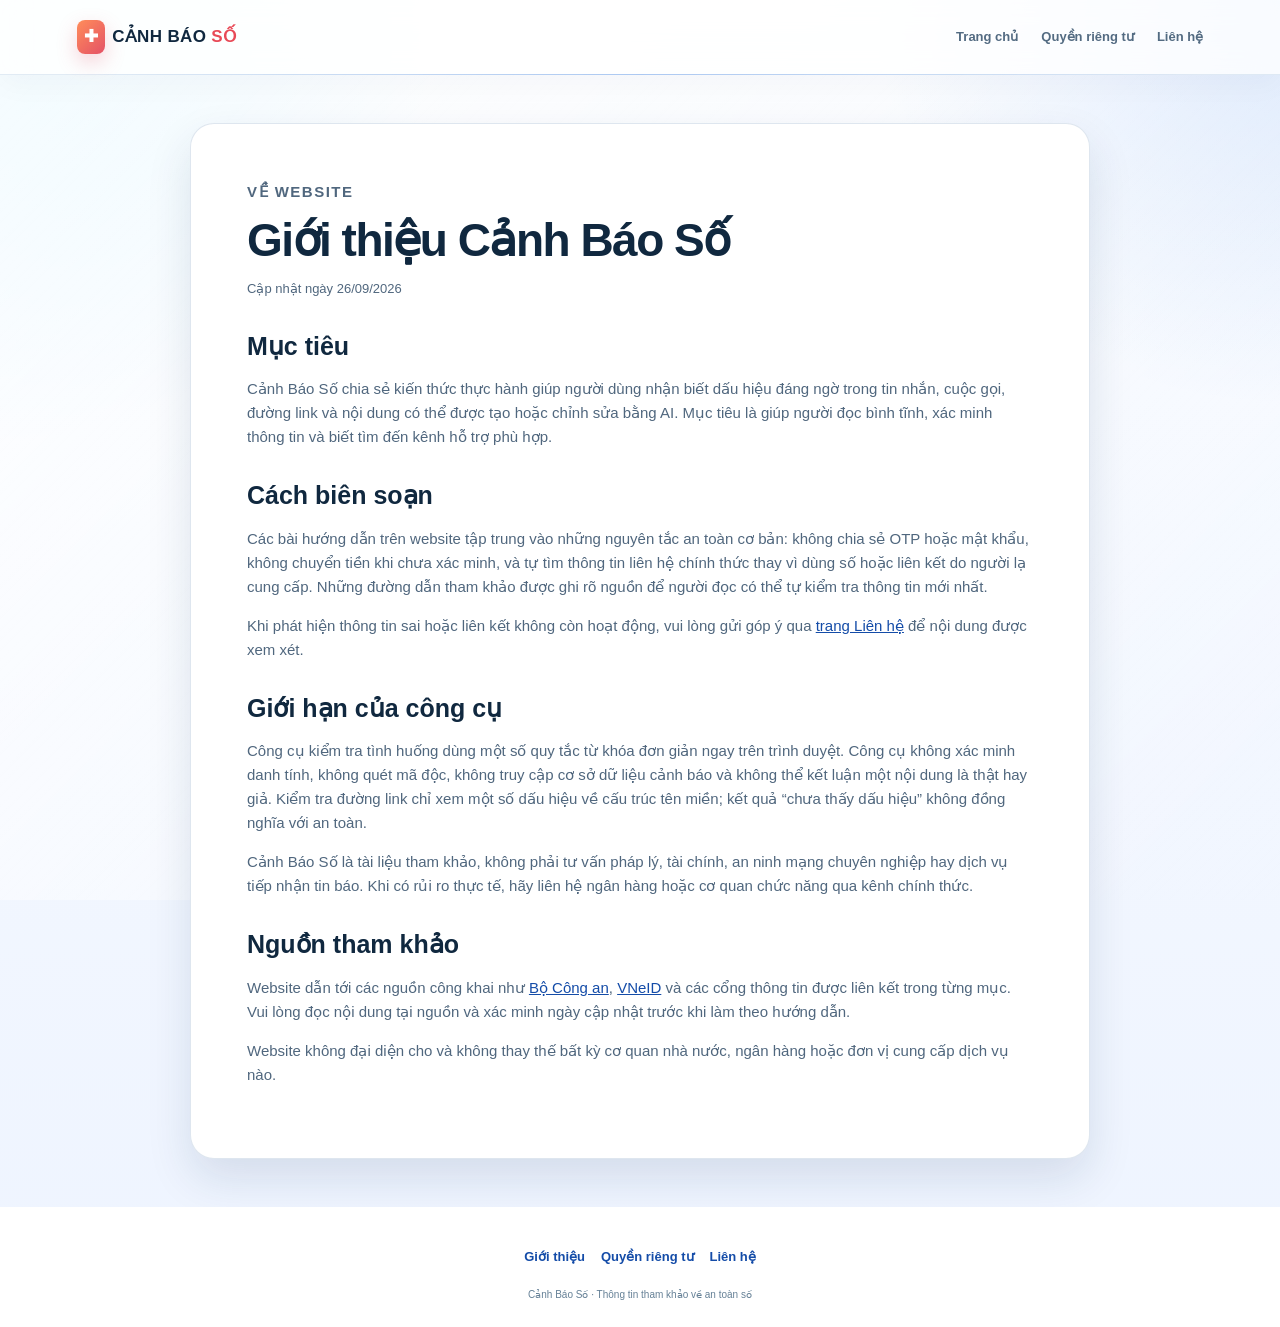
<file: about.html>
<!doctype html>
<html lang="vi">
<head>
  <meta charset="UTF-8">
  <meta name="viewport" content="width=device-width, initial-scale=1.0">
  <title>Giới thiệu | Cảnh Báo Số</title>
  <meta name="description" content="Tìm hiểu mục tiêu, cách biên soạn và giới hạn của các hướng dẫn an toàn số trên Cảnh Báo Số.">
  <link rel="stylesheet" href="style.css?v=20260926-review">
</head>
<body>
  <a class="skip-link" href="#content">Bỏ qua đến nội dung chính</a>
  <header class="page-header">
    <a class="brand" href="index.html"><i>✚</i>CẢNH BÁO <b>SỐ</b></a>
    <nav aria-label="Điều hướng chính">
      <a href="index.html">Trang chủ</a>
      <a href="privacy.html">Quyền riêng tư</a>
      <a href="contact.html">Liên hệ</a>
    </nav>
  </header>
  <main id="content" class="content-page" tabindex="-1">
    <p class="eyebrow">VỀ WEBSITE</p>
    <h1>Giới thiệu Cảnh Báo Số</h1>
    <p class="page-updated">Cập nhật ngày 26/09/2026</p>

    <h2>Mục tiêu</h2>
    <p>Cảnh Báo Số chia sẻ kiến thức thực hành giúp người dùng nhận biết dấu hiệu đáng ngờ trong tin nhắn, cuộc gọi, đường link và nội dung có thể được tạo hoặc chỉnh sửa bằng AI. Mục tiêu là giúp người đọc bình tĩnh, xác minh thông tin và biết tìm đến kênh hỗ trợ phù hợp.</p>

    <h2>Cách biên soạn</h2>
    <p>Các bài hướng dẫn trên website tập trung vào những nguyên tắc an toàn cơ bản: không chia sẻ OTP hoặc mật khẩu, không chuyển tiền khi chưa xác minh, và tự tìm thông tin liên hệ chính thức thay vì dùng số hoặc liên kết do người lạ cung cấp. Những đường dẫn tham khảo được ghi rõ nguồn để người đọc có thể tự kiểm tra thông tin mới nhất.</p>
    <p>Khi phát hiện thông tin sai hoặc liên kết không còn hoạt động, vui lòng gửi góp ý qua <a href="contact.html">trang Liên hệ</a> để nội dung được xem xét.</p>

    <h2>Giới hạn của công cụ</h2>
    <p>Công cụ kiểm tra tình huống dùng một số quy tắc từ khóa đơn giản ngay trên trình duyệt. Công cụ không xác minh danh tính, không quét mã độc, không truy cập cơ sở dữ liệu cảnh báo và không thể kết luận một nội dung là thật hay giả. Kiểm tra đường link chỉ xem một số dấu hiệu về cấu trúc tên miền; kết quả “chưa thấy dấu hiệu” không đồng nghĩa với an toàn.</p>
    <p>Cảnh Báo Số là tài liệu tham khảo, không phải tư vấn pháp lý, tài chính, an ninh mạng chuyên nghiệp hay dịch vụ tiếp nhận tin báo. Khi có rủi ro thực tế, hãy liên hệ ngân hàng hoặc cơ quan chức năng qua kênh chính thức.</p>

    <h2>Nguồn tham khảo</h2>
    <p>Website dẫn tới các nguồn công khai như <a href="https://bocongan.gov.vn/" target="_blank" rel="noopener noreferrer">Bộ Công an</a>, <a href="https://vneid.gov.vn/" target="_blank" rel="noopener noreferrer">VNeID</a> và các cổng thông tin được liên kết trong từng mục. Vui lòng đọc nội dung tại nguồn và xác minh ngày cập nhật trước khi làm theo hướng dẫn.</p>
    <p>Website không đại diện cho và không thay thế bất kỳ cơ quan nhà nước, ngân hàng hoặc đơn vị cung cấp dịch vụ nào.</p>
  </main>
  <footer>
    <nav class="footer-links" aria-label="Thông tin website">
      <a href="about.html">Giới thiệu</a>
      <a href="privacy.html">Quyền riêng tư</a>
      <a href="contact.html">Liên hệ</a>
    </nav>
    <small>Cảnh Báo Số · Thông tin tham khảo về an toàn số</small>
  </footer>
</body>
</html>
</file>
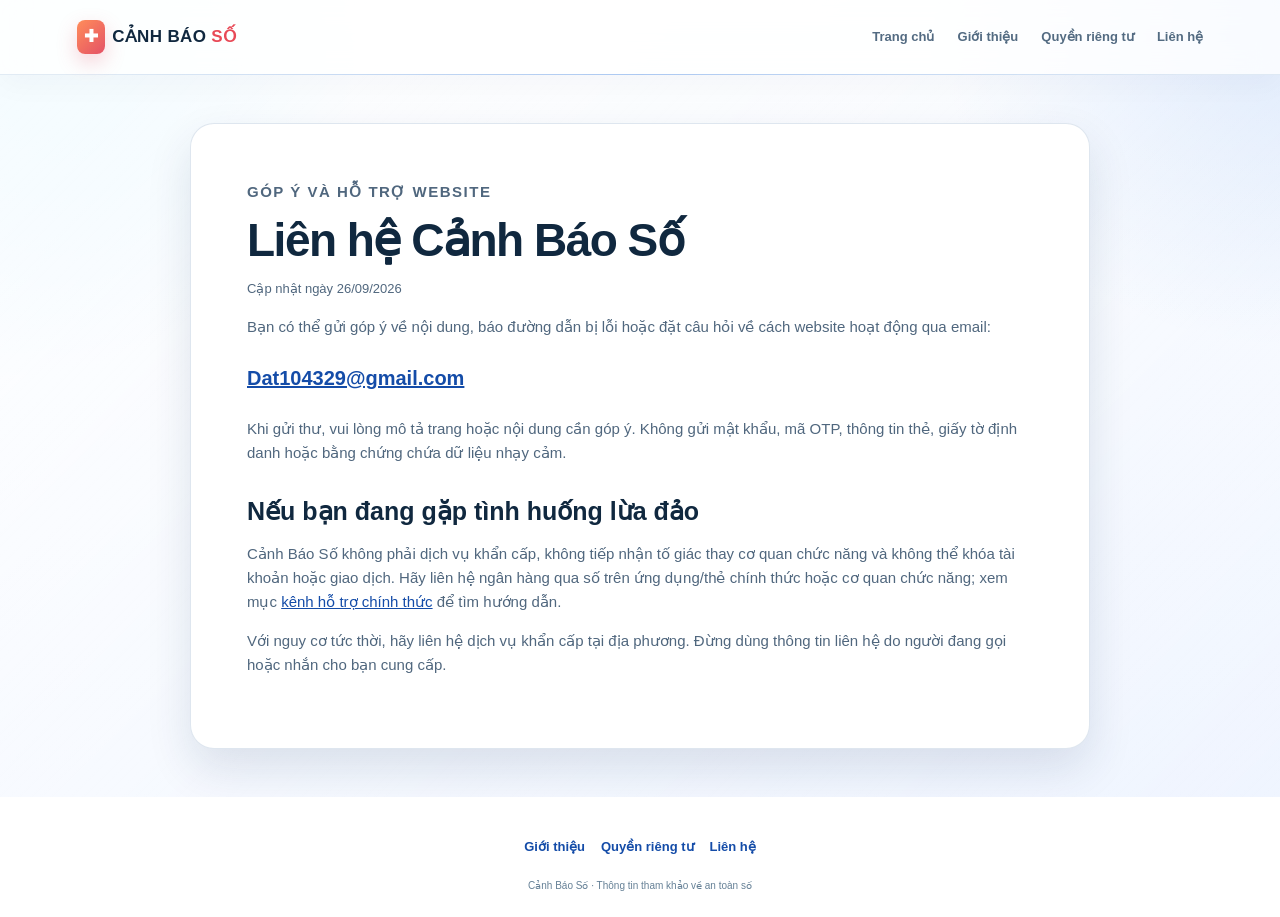
<file: contact.html>
<!doctype html>
<html lang="vi">
<head>
  <meta charset="UTF-8">
  <meta name="viewport" content="width=device-width, initial-scale=1.0">
  <title>Liên hệ | Cảnh Báo Số</title>
  <meta name="description" content="Gửi góp ý, báo lỗi hoặc câu hỏi về nội dung và hoạt động của website Cảnh Báo Số.">
  <link rel="stylesheet" href="style.css?v=20260926-review">
</head>
<body>
  <a class="skip-link" href="#content">Bỏ qua đến nội dung chính</a>
  <header class="page-header">
    <a class="brand" href="index.html"><i>✚</i>CẢNH BÁO <b>SỐ</b></a>
    <nav aria-label="Điều hướng chính">
      <a href="index.html">Trang chủ</a>
      <a href="about.html">Giới thiệu</a>
      <a href="privacy.html">Quyền riêng tư</a>
      <a href="contact.html" aria-current="page">Liên hệ</a>
    </nav>
  </header>
  <main id="content" class="content-page" tabindex="-1">
    <p class="eyebrow">GÓP Ý VÀ HỖ TRỢ WEBSITE</p>
    <h1>Liên hệ Cảnh Báo Số</h1>
    <p class="page-updated">Cập nhật ngày 26/09/2026</p>
    <p>Bạn có thể gửi góp ý về nội dung, báo đường dẫn bị lỗi hoặc đặt câu hỏi về cách website hoạt động qua email:</p>
    <a class="contact-email" href="mailto:Dat104329@gmail.com?subject=Gop%20y%20cho%20Canh%20Bao%20So">Dat104329@gmail.com</a>
    <p>Khi gửi thư, vui lòng mô tả trang hoặc nội dung cần góp ý. Không gửi mật khẩu, mã OTP, thông tin thẻ, giấy tờ định danh hoặc bằng chứng chứa dữ liệu nhạy cảm.</p>

    <h2>Nếu bạn đang gặp tình huống lừa đảo</h2>
    <p>Cảnh Báo Số không phải dịch vụ khẩn cấp, không tiếp nhận tố giác thay cơ quan chức năng và không thể khóa tài khoản hoặc giao dịch. Hãy liên hệ ngân hàng qua số trên ứng dụng/thẻ chính thức hoặc cơ quan chức năng; xem mục <a href="index.html#official">kênh hỗ trợ chính thức</a> để tìm hướng dẫn.</p>
    <p>Với nguy cơ tức thời, hãy liên hệ dịch vụ khẩn cấp tại địa phương. Đừng dùng thông tin liên hệ do người đang gọi hoặc nhắn cho bạn cung cấp.</p>
  </main>
  <footer>
    <nav class="footer-links" aria-label="Thông tin website">
      <a href="about.html">Giới thiệu</a>
      <a href="privacy.html">Quyền riêng tư</a>
      <a href="contact.html">Liên hệ</a>
    </nav>
    <small>Cảnh Báo Số · Thông tin tham khảo về an toàn số</small>
  </footer>
</body>
</html>
</file>
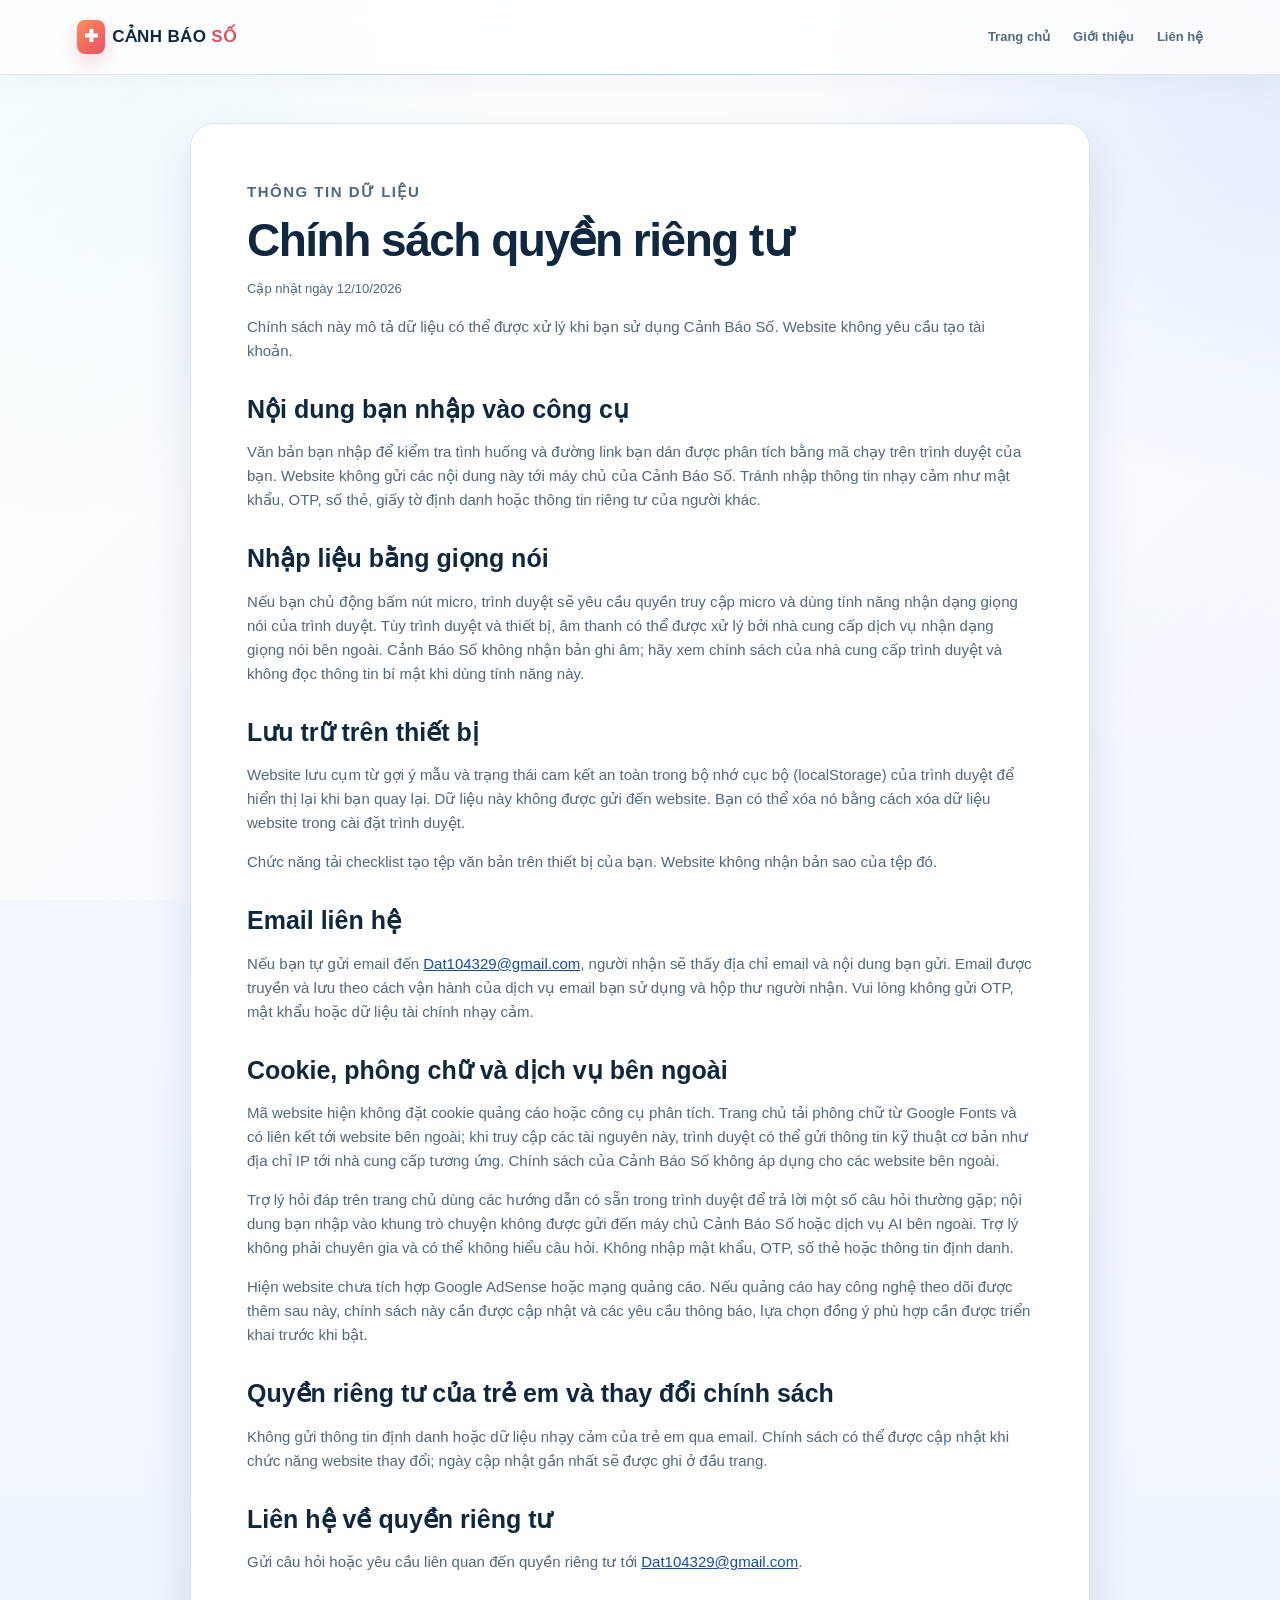
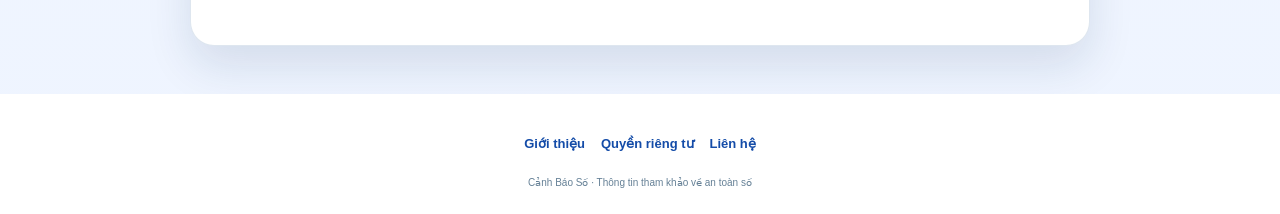
<file: privacy.html>
<!doctype html>
<html lang="vi">
<head>
  <meta charset="UTF-8">
  <meta name="viewport" content="width=device-width, initial-scale=1.0">
  <title>Chính sách quyền riêng tư | Cảnh Báo Số</title>
  <meta name="description" content="Chính sách quyền riêng tư giải thích dữ liệu trình duyệt, lưu trữ cục bộ, nhập giọng nói và email liên hệ trên Cảnh Báo Số.">
  <link rel="stylesheet" href="style.css?v=20260926-review">
</head>
<body>
  <a class="skip-link" href="#content">Bỏ qua đến nội dung chính</a>
  <header class="page-header">
    <a class="brand" href="index.html"><i>✚</i>CẢNH BÁO <b>SỐ</b></a>
    <nav aria-label="Điều hướng chính">
      <a href="index.html">Trang chủ</a>
      <a href="about.html">Giới thiệu</a>
      <a href="contact.html">Liên hệ</a>
    </nav>
  </header>
  <main id="content" class="content-page" tabindex="-1">
    <p class="eyebrow">THÔNG TIN DỮ LIỆU</p>
    <h1>Chính sách quyền riêng tư</h1>
    <p class="page-updated">Cập nhật ngày 12/10/2026</p>
    <p>Chính sách này mô tả dữ liệu có thể được xử lý khi bạn sử dụng Cảnh Báo Số. Website không yêu cầu tạo tài khoản.</p>

    <h2>Nội dung bạn nhập vào công cụ</h2>
    <p>Văn bản bạn nhập để kiểm tra tình huống và đường link bạn dán được phân tích bằng mã chạy trên trình duyệt của bạn. Website không gửi các nội dung này tới máy chủ của Cảnh Báo Số. Tránh nhập thông tin nhạy cảm như mật khẩu, OTP, số thẻ, giấy tờ định danh hoặc thông tin riêng tư của người khác.</p>

    <h2>Nhập liệu bằng giọng nói</h2>
    <p>Nếu bạn chủ động bấm nút micro, trình duyệt sẽ yêu cầu quyền truy cập micro và dùng tính năng nhận dạng giọng nói của trình duyệt. Tùy trình duyệt và thiết bị, âm thanh có thể được xử lý bởi nhà cung cấp dịch vụ nhận dạng giọng nói bên ngoài. Cảnh Báo Số không nhận bản ghi âm; hãy xem chính sách của nhà cung cấp trình duyệt và không đọc thông tin bí mật khi dùng tính năng này.</p>

    <h2>Lưu trữ trên thiết bị</h2>
    <p>Website lưu cụm từ gợi ý mẫu và trạng thái cam kết an toàn trong bộ nhớ cục bộ (localStorage) của trình duyệt để hiển thị lại khi bạn quay lại. Dữ liệu này không được gửi đến website. Bạn có thể xóa nó bằng cách xóa dữ liệu website trong cài đặt trình duyệt.</p>
    <p>Chức năng tải checklist tạo tệp văn bản trên thiết bị của bạn. Website không nhận bản sao của tệp đó.</p>

    <h2>Email liên hệ</h2>
    <p>Nếu bạn tự gửi email đến <a href="mailto:Dat104329@gmail.com">Dat104329@gmail.com</a>, người nhận sẽ thấy địa chỉ email và nội dung bạn gửi. Email được truyền và lưu theo cách vận hành của dịch vụ email bạn sử dụng và hộp thư người nhận. Vui lòng không gửi OTP, mật khẩu hoặc dữ liệu tài chính nhạy cảm.</p>

    <h2>Cookie, phông chữ và dịch vụ bên ngoài</h2>
    <p>Mã website hiện không đặt cookie quảng cáo hoặc công cụ phân tích. Trang chủ tải phông chữ từ Google Fonts và có liên kết tới website bên ngoài; khi truy cập các tài nguyên này, trình duyệt có thể gửi thông tin kỹ thuật cơ bản như địa chỉ IP tới nhà cung cấp tương ứng. Chính sách của Cảnh Báo Số không áp dụng cho các website bên ngoài.</p>
    <p>Trợ lý hỏi đáp trên trang chủ dùng các hướng dẫn có sẵn trong trình duyệt để trả lời một số câu hỏi thường gặp; nội dung bạn nhập vào khung trò chuyện không được gửi đến máy chủ Cảnh Báo Số hoặc dịch vụ AI bên ngoài. Trợ lý không phải chuyên gia và có thể không hiểu câu hỏi. Không nhập mật khẩu, OTP, số thẻ hoặc thông tin định danh.</p>
    <p>Hiện website chưa tích hợp Google AdSense hoặc mạng quảng cáo. Nếu quảng cáo hay công nghệ theo dõi được thêm sau này, chính sách này cần được cập nhật và các yêu cầu thông báo, lựa chọn đồng ý phù hợp cần được triển khai trước khi bật.</p>

    <h2>Quyền riêng tư của trẻ em và thay đổi chính sách</h2>
    <p>Không gửi thông tin định danh hoặc dữ liệu nhạy cảm của trẻ em qua email. Chính sách có thể được cập nhật khi chức năng website thay đổi; ngày cập nhật gần nhất sẽ được ghi ở đầu trang.</p>

    <h2>Liên hệ về quyền riêng tư</h2>
    <p>Gửi câu hỏi hoặc yêu cầu liên quan đến quyền riêng tư tới <a href="mailto:Dat104329@gmail.com">Dat104329@gmail.com</a>.</p>
  </main>
  <footer>
    <nav class="footer-links" aria-label="Thông tin website">
      <a href="about.html">Giới thiệu</a>
      <a href="privacy.html">Quyền riêng tư</a>
      <a href="contact.html">Liên hệ</a>
    </nav>
    <small>Cảnh Báo Số · Thông tin tham khảo về an toàn số</small>
  </footer>
</body>
</html>
</file>
<file: style.css>
﻿:root {
  --ink: #10283f;
  --ink-soft: #334d67;
  --blue: #1f6feb;
  --blue-strong: #144ca8;
  --blue-deep: #0d2341;
  --cyan: #72d6ff;
  --pale: #edf6ff;
  --line: rgba(76, 118, 164, 0.18);
  --muted: #536d84;
  --red: #e0525d;
  --red-soft: #fff2f2;
  --bg: #f4f8ff;
  --white: #ffffff;
  --shadow: 0 20px 45px rgba(15, 46, 90, 0.12);
  --shadow-lg: 0 30px 72px rgba(20, 47, 80, 0.18);
  --radius: 24px;
  --radius-sm: 14px;
  --transition: 0.25s ease;
  font-family: "Be Vietnam Pro", Arial, sans-serif;
}

* { box-sizing: border-box; }
html { scroll-behavior: smooth; }
html:focus-within { scroll-behavior: smooth; }
body {
  margin: 0;
  color: var(--ink);
  background:
    radial-gradient(circle at top left, rgba(114, 214, 255, 0.38), transparent 24%),
    radial-gradient(circle at top right, rgba(31, 111, 235, 0.18), transparent 22%),
    linear-gradient(180deg, #f8fbff 0%, #eef4ff 100%);
  line-height: 1.6;
  font-size: 16px;
  position: relative;
}
body::before {
  content: "";
  position: fixed;
  inset: 0;
  pointer-events: none;
  background: linear-gradient(135deg, rgba(255,255,255,0.82), rgba(255,255,255,0));
  z-index: -1;
}
body.large { font-size: 18px; }

img {
  max-width: 100%;
  display: block;
}

a { color: inherit; }
button, input, textarea { font: inherit; }
.skip-link {
  position: fixed;
  top: 10px;
  left: 10px;
  z-index: 30;
  padding: 10px 14px;
  border-radius: 8px;
  background: var(--ink);
  color: #fff;
  transform: translateY(-150%);
}
.skip-link:focus { transform: translateY(0); }
.sr-only {
  position: absolute;
  width: 1px;
  height: 1px;
  padding: 0;
  margin: -1px;
  overflow: hidden;
  clip: rect(0, 0, 0, 0);
  white-space: nowrap;
  border: 0;
}
:focus-visible { outline: 3px solid #ff9c54; outline-offset: 3px; }

header {
  height: 76px;
  padding: 0 max(6vw, 28px);
  display: flex;
  align-items: center;
  justify-content: space-between;
  background: rgba(255, 255, 255, 0.78);
  border-bottom: 1px solid rgba(164, 194, 221, 0.32);
  position: sticky;
  top: 0;
  z-index: 20;
  backdrop-filter: blur(14px);
  -webkit-backdrop-filter: blur(14px);
  box-shadow: 0 10px 30px rgba(17, 42, 71, 0.03);
}

header::after {
  content: "";
  position: absolute;
  right: 6vw;
  bottom: -1px;
  left: 6vw;
  height: 1px;
  background: linear-gradient(90deg, transparent, rgba(31, 111, 235, 0.28), transparent);
}

.brand {
  color: var(--ink);
  text-decoration: none;
  font-size: 17px;
  font-weight: 800;
  letter-spacing: 0.02em;
}

.brand i {
  font-style: normal;
  background: linear-gradient(135deg, #ff8d5a 0%, #e45166 100%);
  color: #fff;
  padding: 3px 7px;
  border-radius: 8px;
  margin-right: 7px;
  display: inline-grid;
  place-items: center;
  box-shadow: 0 8px 20px rgba(228, 81, 102, 0.25);
}

.brand b { color: #e84a57; }

nav {
  display: flex;
  align-items: center;
  gap: clamp(12px, 1.8vw, 26px);
}

nav a {
  color: #536b82;
  text-decoration: none;
  font-size: 13px;
  font-weight: 700;
  position: relative;
  padding: 6px 0;
}

nav a::after {
  content: "";
  position: absolute;
  left: 0;
  bottom: -8px;
  width: 100%;
  height: 2px;
  background: var(--blue);
  opacity: 0;
  transform: scaleX(0.3);
  transition: var(--transition);
}

nav a:hover::after,
nav a:focus-visible::after {
  opacity: 1;
  transform: scaleX(1);
}

.font {
  border: 1px solid #bfd2eb;
  background: #fff;
  border-radius: 10px;
  padding: 10px 13px;
  color: var(--ink);
  font: inherit;
  font-size: 12px;
  font-weight: 700;
  cursor: pointer;
  transition: var(--transition);
}

.font:hover { transform: translateY(-1px); }
.menu-button { display: none; }

.hero {
  min-height: 500px;
  padding: 92px max(9vw, 30px) 82px;
  display: grid;
  grid-template-columns: 1.35fr .65fr;
  gap: 70px;
  align-items: center;
  background:
    radial-gradient(circle at 20% 30%, rgba(114, 214, 255, 0.3), transparent 20%),
    linear-gradient(120deg, #edf8ff 0%, #e9f2ff 35%, #f4f6ff 100%);
  position: relative;
  overflow: hidden;
}

.hero::before {
  content: "";
  position: absolute;
  top: -160px;
  right: -110px;
  width: 520px;
  height: 520px;
  border-radius: 50%;
  background: radial-gradient(circle, rgba(31, 111, 235, 0.06), rgba(31, 111, 235, 0.01) 60%, transparent 72%);
  border: 1px solid rgba(31, 111, 235, 0.1);
  pointer-events: none;
}

.hero::after {
  content: "";
  position: absolute;
  right: 24%;
  bottom: 10%;
  width: 160px;
  height: 160px;
  border-radius: 34px;
  background: rgba(255,255,255,0.3);
  transform: rotate(18deg);
  box-shadow: -18px 18px 0 rgba(114, 214, 255, 0.16);
  pointer-events: none;
}

.hero > * { position: relative; z-index: 1; }

.eyebrow {
  margin: 0 0 10px;
  color: var(--blue);
  font-size: 11px;
  font-weight: 800;
  letter-spacing: 1.5px;
}

.hero h1, .heading h2, .help h2, .result h2 {
  margin: 0;
  letter-spacing: -1.6px;
  line-height: 1.12;
}

.hero h1 {
  font-size: clamp(34px, 4.3vw, 55px);
}

.hero h1 em {
  font-style: normal;
  color: var(--blue);
}

.hero > div > p {
  max-width: 660px;
  color: #4d647d;
  font-size: 17px;
  margin: 21px 0 24px;
}

.hero-badges {
  display: flex;
  flex-wrap: wrap;
  gap: 10px;
  margin: 0 0 30px;
}

.hero-badges span {
  display: inline-flex;
  align-items: center;
  padding: 8px 12px;
  border-radius: 999px;
  background: rgba(255,255,255,0.8);
  border: 1px solid rgba(132, 174, 226, 0.4);
  color: #234d76;
  font-size: 11px;
  font-weight: 700;
  letter-spacing: 0.02em;
}

.primary, .diagnose {
  display: inline-block;
  border: 0;
  border-radius: 14px;
  padding: 15px 23px;
  background: linear-gradient(135deg, #1b72ec 0%, #0f4ea8 100%);
  box-shadow: 0 18px 30px rgba(28, 95, 188, 0.28);
  color: #fff;
  text-decoration: none;
  font: inherit;
  font-size: 14px;
  font-weight: 700;
  cursor: pointer;
  transition: transform var(--transition), box-shadow var(--transition), filter var(--transition);
}

.primary:hover, .diagnose:hover {
  transform: translateY(-2px);
  box-shadow: 0 20px 32px rgba(28, 95, 188, 0.34);
  filter: brightness(1.02);
}

.hero aside {
  padding: 30px 28px 26px;
  border-radius: 28px;
  background: linear-gradient(180deg, #0f2441 0%, #0a1d34 100%);
  color: #fff;
  box-shadow: 20px 16px 0 rgba(114, 214, 255, 0.22), 0 28px 56px rgba(17, 39, 63, 0.22);
  position: relative;
  border: 1px solid rgba(154, 200, 245, 0.2);
  overflow: hidden;
}

.hero aside::before {
  content: "";
  position: absolute;
  inset: 18px 18px auto auto;
  width: 110px;
  height: 110px;
  border-radius: 24px;
  background: rgba(114, 214, 255, 0.12);
  border: 1px solid rgba(114, 214, 255, 0.2);
}

.hero aside::after {
  content: "";
  position: absolute;
  right: -44px;
  bottom: -58px;
  width: 150px;
  height: 150px;
  border: 22px solid rgba(114, 214, 255, 0.12);
  border-radius: 50%;
  pointer-events: none;
}

.cross {
  display: grid;
  place-items: center;
  width: 48px;
  height: 48px;
  border-radius: 50%;
  background: linear-gradient(135deg, #ff8d5a 0%, #e45166 100%);
  font-size: 24px;
  box-shadow: 0 12px 24px rgba(228, 81, 102, 0.34);
}

.hero aside p {
  margin: 22px 0 5px;
  color: #a5c9ef;
  font-size: 11px;
  font-weight: 800;
  letter-spacing: 0.1em;
}

.hero aside strong {
  font-size: 21px;
  line-height: 1.45;
}

.hero-stats {
  display: grid;
  gap: 10px;
  margin-top: 20px;
  margin-bottom: 18px;
}

.hero-stats span {
  display: inline-flex;
  align-items: center;
  justify-content: space-between;
  gap: 12px;
  padding: 10px 12px;
  border-radius: 12px;
  border: 1px solid rgba(155, 206, 255, 0.22);
  background: rgba(255, 255, 255, 0.04);
  color: #dfeeff;
  font-size: 12px;
  font-weight: 600;
}

.hero-stats strong {
  color: #fff;
  font-size: 18px;
}

.mini-cards {
  display: grid;
  grid-template-columns: repeat(2, minmax(0, 1fr));
  gap: 10px;
  margin-top: 18px;
  margin-bottom: 16px;
}

.mini-card {
  display: flex;
  align-items: center;
  gap: 10px;
  padding: 10px 12px;
  border-radius: 12px;
  background: rgba(255, 255, 255, 0.05);
  border: 1px solid rgba(150, 201, 255, 0.18);
}

.mini-card .dot {
  width: 10px;
  height: 10px;
  border-radius: 50%;
  display: inline-block;
}

.mini-card .dot.green { background: #63d4ae; box-shadow: 0 0 12px rgba(99, 212, 174, 0.72); }
.mini-card .dot.amber { background: #f2c66d; box-shadow: 0 0 12px rgba(242, 198, 109, 0.72); }

.mini-card small {
  display: block;
  margin: 0;
  color: #b2cdea;
  font-size: 9px;
  letter-spacing: 0.08em;
  text-transform: uppercase;
}

.mini-card strong {
  display: block;
  margin-top: 1px;
  font-size: 12px;
  line-height: 1.4;
  color: #fff;
}

.trust-banner {
  display: flex;
  align-items: center;
  gap: 10px;
  padding: 10px 12px;
  border-radius: 12px;
  background: rgba(99, 212, 174, 0.1);
  border: 1px solid rgba(99, 212, 174, 0.28);
  color: #dffaf1;
  font-size: 11px;
  font-weight: 600;
  line-height: 1.5;
}

.trust-mark {
  display: inline-grid;
  place-items: center;
  width: 20px;
  height: 20px;
  border-radius: 50%;
  background: #63d4ae;
  color: #093a2e;
  font-weight: 800;
}

.hero aside small {
  display: block;
  margin-top: 10px;
  color: #c4d9f2;
  font-size: 12px;
}

.program,
.clinic,
.now,
.link-check,
.phone-check,
.signs,
.news,
.tools,
.official,
.faq {
  padding: 80px max(10vw, 30px);
}

.program > *,
.clinic > *,
.signs > *,
.scenarios > *,
.news > *,
.tools > *,
.official > *,
.faq > * {
  width: min(1180px, 100%);
  margin-left: auto;
  margin-right: auto;
}

.program {
  background: linear-gradient(180deg, #f9fbff 0%, #eef7ff 100%);
}

.program-grid {
  display: grid;
  grid-template-columns: repeat(2, minmax(0, 1fr));
  gap: 18px;
  margin-top: 32px;
}

.program-item {
  display: block;
  padding: 22px 20px;
  border: 1px solid var(--line);
  border-radius: 18px;
  background: linear-gradient(180deg, #ffffff 0%, #f7fbff 100%);
  box-shadow: 0 12px 26px rgba(20, 58, 105, 0.06);
  color: inherit;
  text-decoration: none;
  transition: transform var(--transition), border-color var(--transition), box-shadow var(--transition), background var(--transition);
  position: relative;
  overflow: hidden;
}

.program-item::after {
  content: "→";
  position: absolute;
  top: 18px;
  right: 20px;
  color: #9bbbd8;
  font-size: 19px;
  font-weight: 700;
  transition: color var(--transition), transform var(--transition);
}

.program-item:hover,
.program-item:focus-visible {
  transform: translateY(-3px);
  border-color: rgba(31, 111, 235, 0.5);
  box-shadow: 0 18px 32px rgba(20, 118, 212, 0.13);
}

.program-item:hover::after,
.program-item:focus-visible::after {
  color: var(--blue);
  transform: translateX(3px);
}

.program-item h3 {
  margin: 0 0 10px;
  font-size: 18px;
  line-height: 1.3;
}

.program-item p {
  margin: 0;
  color: var(--muted);
  font-size: 14px;
}

.heading { max-width: 720px; }
.heading h2 { font-size: clamp(28px, 3vw, 40px); }
.heading > p:last-child {
  margin: 12px 0 0;
  color: var(--muted);
  font-size: 14px;
}

.exam {
  max-width: 840px;
  margin-top: 30px;
  padding: 28px 28px 24px;
  background: linear-gradient(180deg, rgba(255,255,255,0.96), rgba(244,249,255,0.96));
  border: 1px solid rgba(126, 170, 214, 0.28);
  border-radius: 28px;
  box-shadow: var(--shadow-lg);
  backdrop-filter: blur(4px);
}

.steps {
  display: flex;
  align-items: center;
  margin-bottom: 28px;
  color: #9aabba;
  font-size: 11px;
  font-weight: 700;
}

.steps span {
  padding: 6px 9px;
  border-radius: 8px;
  background: #eff3f6;
}

.steps span.on {
  color: #fff;
  background: var(--blue);
}

.steps i {
  height: 1px;
  flex: 1;
  background: #d8e2ec;
}

.exam label {
  font-size: 13px;
  font-weight: 800;
}

.story-label-row {
  display: flex;
  align-items: center;
  justify-content: space-between;
  gap: 12px;
  min-width: 0;
}

.voice-input {
  display: inline-flex;
  align-items: center;
  gap: 6px;
  justify-content: center;
  width: 40px;
  min-width: 40px;
  flex: 0 0 40px;
  height: 40px;
  padding: 0;
  border: 1px solid rgba(31, 111, 235, 0.3);
  border-radius: 999px;
  background: #edf6ff;
  color: #1766b1;
  font-size: 19px;
  line-height: 1;
  cursor: pointer;
  transition: background var(--transition), border-color var(--transition), transform var(--transition);
}

.voice-input:hover,
.voice-input:focus-visible {
  border-color: var(--blue);
  background: #e1f1ff;
  transform: translateY(-1px);
}

.voice-input.is-listening {
  border-color: #d9535b;
  background: #fff0f1;
  color: #b23c43;
}

.voice-input.is-listening .mic-icon {
  animation: mic-pulse 1s ease-in-out infinite;
}

.mic-icon {
  display: inline-flex;
  width: 20px;
  height: 20px;
}

.mic-icon svg {
  width: 100%;
  height: 100%;
  fill: none;
  stroke: currentColor;
  stroke-linecap: round;
  stroke-linejoin: round;
  stroke-width: 1.8;
}

@keyframes mic-pulse {
  0%, 100% { transform: scale(1); }
  50% { transform: scale(1.18); }
}

.exam textarea {
  display: block;
  width: 100%;
  height: 150px;
  margin-top: 10px;
  padding: 15px 16px;
  border: 1px solid rgba(123, 162, 212, 0.42);
  border-radius: 16px;
  resize: vertical;
  font: inherit;
  font-size: 14px;
  outline: none;
  background: linear-gradient(180deg, rgba(248,252,255,0.96), rgba(240,248,255,0.96));
  color: var(--ink);
  box-shadow: inset 0 1px 2px rgba(20, 51, 84, 0.03);
  transition: border-color 0.2s ease, box-shadow 0.2s ease;
}

.exam textarea:focus {
  border-color: rgba(31, 111, 235, 0.68);
  box-shadow: 0 0 0 4px rgba(31, 111, 235, 0.08);
}
.field-help {
  margin: 7px 0 0;
  color: #71879a;
  font-size: 11px;
}

.quick {
  margin: 16px 0 18px;
  font-size: 11px;
  color: #61778d;
}

.quick button {
  margin: 7px 5px 0 0;
  padding: 8px 12px;
  border: 1px solid rgba(133, 176, 224, 0.62);
  border-radius: 999px;
  background: linear-gradient(180deg, #f4faff 0%, #edf6ff 100%);
  color: #32618a;
  font: inherit;
  font-size: 11px;
  font-weight: 700;
  cursor: pointer;
  transition: transform var(--transition), border-color var(--transition), box-shadow var(--transition);
}

.quick button:hover {
  border-color: rgba(31, 111, 235, 0.8);
  background: linear-gradient(180deg, #edf7ff 0%, #e2f2ff 100%);
  box-shadow: 0 10px 18px rgba(31, 111, 235, 0.1);
  transform: translateY(-1px);
}

.privacy { margin: 13px 0 0; color: #8497a8; font-size: 10px; }

.link-check {
  background: linear-gradient(180deg, #f4f9ff 0%, #edf7ff 100%);
}

.phone-check {
  background: linear-gradient(180deg, #f4f9ff 0%, #edf7ff 100%);
}

.link-form {
  max-width: 900px;
  margin-top: 26px;
}

.link-form label {
  display: block;
  margin-bottom: 8px;
  font-size: 13px;
  font-weight: 800;
}

.story-label-row {
  align-items: flex-start;
  flex-direction: column;
  gap: 8px;
}

.link-input-row {
  display: flex;
  gap: 10px;
}

.link-input-row input {
  min-width: 0;
  flex: 1;
  padding: 13px 15px;
  border: 1px solid rgba(123, 162, 212, 0.45);
  border-radius: 12px;
  background: #fff;
  color: var(--ink);
  outline: none;
}

.link-input-row input:focus {
  border-color: var(--blue);
  box-shadow: 0 0 0 4px rgba(31, 111, 235, 0.1);
}

.link-input-row button {
  border: 0;
  border-radius: 12px;
  padding: 0 20px;
  background: var(--blue);
  color: #fff;
  font: inherit;
  font-size: 13px;
  font-weight: 700;
  cursor: pointer;
}

.link-input-row button:hover { background: var(--blue-strong); }

.link-result {
  max-width: 900px;
  margin-top: 18px;
  padding: 17px 19px;
  border-left: 4px solid;
  border-radius: 10px;
  font-size: 13px;
}

.link-result strong { font-size: 14px; }
.link-result p { margin: 7px 0 0; color: var(--muted); }
.link-result ul { margin: 9px 0 0; padding-left: 20px; color: #6e4b3b; }
.link-result li { margin: 4px 0; }
.link-safe { border-color: #3d9b66; background: #effaf3; }
.link-safe strong { color: #287547; }
.link-recognized { border-color: #287ed6; background: #edf6ff; }
.link-recognized strong { color: #1766b1; }
.link-danger { border-color: #dc5a5e; background: #fff3f3; }
.link-danger strong { color: #b23c43; }
.link-meta { overflow-wrap: anywhere; font-size: 12px; }
.link-meta b { color: var(--ink); }

.result {
  max-width: min(1000px, 80vw);
  margin: 0 auto 80px;
  padding: 33px;
  background: linear-gradient(180deg, rgba(255,255,255,0.98), rgba(248,252,255,0.98));
  border: 1px solid rgba(240, 146, 154, 0.4);
  border-radius: 26px;
  box-shadow: 0 18px 34px rgba(18, 48, 84, 0.12);
  position: relative;
  overflow: hidden;
}

.result::before {
  content: "";
  position: absolute;
  inset: 0 auto auto 0;
  width: 180px;
  height: 180px;
  background: radial-gradient(circle at center, rgba(255, 180, 180, 0.18), transparent 65%);
  pointer-events: none;
}

.result-head {
  display: flex;
  justify-content: space-between;
  align-items: start;
  gap: 20px;
}

.result h2 { font-size: clamp(26px, 2vw, 31px); }

.badge {
  padding: 7px 10px;
  border-radius: 7px;
  background: #fff0f0;
  color: #bc3f43;
  font-size: 11px;
  font-weight: 800;
}

.summary {
  padding: 18px 0 20px;
  border-bottom: 1px solid var(--line);
  color: #536b80;
  font-size: 14px;
}

.result-grid {
  display: grid;
  grid-template-columns: 1fr 1fr;
  gap: 18px;
  margin-top: 18px;
}

.result-grid article {
  padding: 19px;
  border-radius: 10px;
  background: #fff7f7;
}

.result-grid .action-card { background: #eff8ff; }

.result-grid h3 {
  margin: 0;
  font-size: 14px;
}

.result-note {
  margin: 8px 0 0;
  color: #71879a;
  font-size: 11px;
  line-height: 1.55;
}

.result-grid ul, .result-grid ol {
  margin: 12px 0 0;
  padding-left: 20px;
  color: #50677e;
  font-size: 12px;
}

.result-grid li { margin: 8px 0; }

.risk-meter {
  display: flex;
  align-items: center;
  gap: 11px;
  margin-top: 14px;
  color: #667f93;
  font-size: 11px;
  font-weight: 700;
}

.risk-meter div {
  height: 7px;
  flex: 1;
  max-width: 230px;
  overflow: hidden;
  border-radius: 8px;
  background: #e7edf2;
}

.risk-meter i {
  display: block;
  height: 100%;
  width: 80%;
  border-radius: inherit;
  background: #df5356;
  transition: width 0.3s ease, background 0.3s ease;
}

.risk-meter b { color: #bd3f43; }

.result-tools {
  display: flex;
  gap: 9px;
  margin-top: 18px;
}

.result-tools button,
.tool-grid button {
  border: 1px solid rgba(147, 186, 224, 0.7);
  border-radius: 10px;
  padding: 10px 12px;
  background: linear-gradient(180deg, #ffffff 0%, #f4faff 100%);
  color: #225f9d;
  font: inherit;
  font-size: 11px;
  font-weight: 700;
  cursor: pointer;
  transition: transform var(--transition), box-shadow var(--transition), border-color var(--transition);
}

.now {
  padding: 58px max(9vw, 30px);
  background: #fff;
  border-top: 1px solid rgba(116, 160, 202, 0.16);
  border-bottom: 1px solid rgba(116, 160, 202, 0.16);
}

.now-intro {
  max-width: 710px;
}

.now-intro h2 {
  margin: 0;
  font-size: clamp(28px, 3vw, 40px);
  letter-spacing: -1.4px;
  line-height: 1.15;
}

.now-intro > p:last-child {
  max-width: 650px;
  margin: 12px 0 0;
  color: var(--muted);
  font-size: 14px;
}

.now-steps {
  display: grid;
  grid-template-columns: repeat(3, 1fr);
  gap: 14px;
  margin-top: 28px;
}

.now-steps article {
  padding: 20px;
  border: 1px solid var(--line);
  border-radius: 16px;
  background: linear-gradient(180deg, #fbfdff, #f2f8ff);
}

.now-steps b {
  color: var(--red);
  font-size: 13px;
}

.now-steps h3 {
  margin: 12px 0 6px;
  font-size: 15px;
}

.now-steps p {
  margin: 0;
  color: var(--muted);
  font-size: 13px;
}

.now-link {
  display: inline-block;
  margin-top: 20px;
  color: var(--blue);
  font-size: 13px;
  font-weight: 800;
  text-decoration: none;
}

.now-link:hover,
.now-link:focus-visible {
  text-decoration: underline;
}

.quick-actions {
  position: fixed;
  right: 20px;
  bottom: 20px;
  z-index: 15;
  display: flex;
  align-items: center;
  gap: 8px;
  padding: 7px;
  border: 1px solid rgba(116, 160, 202, 0.35);
  border-radius: 999px;
  background: rgba(255, 255, 255, 0.92);
  box-shadow: 0 14px 32px rgba(18, 52, 94, 0.18);
  backdrop-filter: blur(12px);
}

.quick-actions button,
.quick-actions a {
  border: 0;
  border-radius: 999px;
  padding: 10px 13px;
  color: var(--ink);
  background: transparent;
  font: inherit;
  font-size: 11px;
  font-weight: 700;
  text-decoration: none;
  cursor: pointer;
}

.quick-actions button {
  color: #fff;
  background: #d94b57;
}

.quick-actions a:hover,
.quick-actions a:focus-visible {
  background: #edf6ff;
}

.result-tools button:hover,
.tool-grid button:hover {
  transform: translateY(-1px);
  border-color: rgba(31, 111, 235, 0.7);
  box-shadow: 0 10px 18px rgba(31, 111, 235, 0.08);
}

.bottom-result {
  display: flex;
  justify-content: space-between;
  align-items: center;
  gap: 18px;
  margin-top: 18px;
  color: #667f93;
  font-size: 11px;
}

.bottom-result p { margin: 0; }

.bottom-result a {
  color: var(--blue);
  font-weight: 800;
  text-decoration: none;
  white-space: nowrap;
}

.signs {
  background: #fff;
}

.sign-grid {
  display: grid;
  grid-template-columns: repeat(5, 1fr);
  gap: 14px;
  margin-top: 31px;
}

.sign-grid article {
  padding: 20px;
  border: 1px solid var(--line);
  border-radius: 12px;
  background: #fbfdff;
  transition: transform var(--transition), box-shadow var(--transition), border-color var(--transition);
}

.sign-grid article:hover {
  transform: translateY(-4px);
  border-color: rgba(31, 111, 235, 0.35);
  box-shadow: 0 16px 28px rgba(20, 58, 105, 0.09);
}

.sign-grid b { color: #e9414f; font-size: 13px; }
.sign-grid h3 { font-size: 14px; margin: 15px 0 7px; }
.sign-grid p {
  margin: 0;
  color: var(--muted);
  font-size: 12px;
}

.ai-signs {
  padding: 80px max(10vw, 30px);
  background: linear-gradient(180deg, #f4f9ff 0%, #eaf5ff 100%);
}

.ai-sign-grid {
  display: grid;
  grid-template-columns: repeat(3, minmax(0, 1fr));
  gap: 16px;
  margin-top: 30px;
}

.ai-sign-grid article {
  min-height: 190px;
  padding: 22px;
  border: 1px solid rgba(116, 160, 202, 0.24);
  border-radius: 16px;
  background: rgba(255, 255, 255, 0.88);
  box-shadow: 0 14px 30px rgba(20, 58, 105, 0.08);
  transition: transform var(--transition), box-shadow var(--transition), border-color var(--transition);
}

.ai-sign-grid article:hover {
  transform: translateY(-4px);
  border-color: rgba(31, 111, 235, 0.32);
  box-shadow: 0 20px 34px rgba(20, 58, 105, 0.13);
}

.ai-sign-number {
  display: inline-grid;
  place-items: center;
  width: 32px;
  height: 32px;
  border-radius: 10px;
  background: #e5f2ff;
  color: var(--blue);
  font-size: 11px;
  font-weight: 800;
}

.ai-sign-grid h3 {
  margin: 14px 0 8px;
  font-size: 15px;
  line-height: 1.4;
}

.ai-sign-grid p {
  margin: 0;
  color: var(--muted);
  font-size: 13px;
}

.ai-check-note {
  display: flex;
  gap: 10px;
  align-items: flex-start;
  max-width: 900px;
  margin: 24px auto 0;
  padding: 16px 18px;
  border-left: 4px solid var(--blue);
  border-radius: 10px;
  background: rgba(255, 255, 255, 0.75);
  color: #50677e;
  font-size: 13px;
}

.ai-check-note strong {
  flex: 0 0 auto;
  color: var(--blue-strong);
}

.scenarios {
  background: linear-gradient(180deg, #ffffff 0%, #f4f9ff 100%);
}

.scenario-grid {
  display: grid;
  grid-template-columns: repeat(4, minmax(0, 1fr));
  gap: 18px;
  margin-top: 30px;
}

.scenario-card {
  background: #fff;
  border: 1px solid var(--line);
  border-radius: 14px;
  padding: 20px;
  box-shadow: var(--shadow);
}

.scenario-tag {
  display: inline-block;
  padding: 5px 8px;
  border-radius: 999px;
  background: #eef7ff;
  color: var(--blue);
  font-size: 10px;
  font-weight: 800;
  letter-spacing: 0.08em;
  text-transform: uppercase;
}

.scenario-card h3 {
  margin: 14px 0 10px;
  font-size: 15px;
  line-height: 1.45;
}

.scenario-card p {
  margin: 0;
  color: var(--muted);
  font-size: 13px;
}

.card-link {
  display: inline-block;
  margin-top: 15px;
  color: var(--blue);
  font-size: 12px;
  font-weight: 800;
  text-decoration: none;
}

.card-link:hover,
.card-link:focus-visible {
  text-decoration: underline;
}

.faq {
  background: #fff;
}

.faq-list {
  display: grid;
  gap: 16px;
  margin-top: 28px;
}

.faq-list,
.news-grid,
.tool-grid,
.official-grid,
.scenario-grid,
.sign-grid {
  align-items: stretch;
}

.faq-list details {
  padding: 18px 20px;
  border: 1px solid var(--line);
  border-radius: 12px;
  background: #f8fbff;
}

.faq-list summary {
  cursor: pointer;
  font-weight: 800;
  font-size: 16px;
  list-style: none;
}
.faq-list summary::-webkit-details-marker { display: none; }
.faq-list summary::after {
  content: "+";
  float: right;
  color: var(--blue);
  font-size: 22px;
  line-height: 1;
}
.faq-list details[open] summary::after { content: "−"; }
.faq-list details[open] summary { margin-bottom: 8px; }
.faq-list h3 {
  margin: 0 0 8px;
  font-size: 16px;
}

.faq-list p {
  margin: 0;
  color: var(--muted);
  font-size: 14px;
}

.news {
  background: linear-gradient(180deg, #f3f9ff 0%, #edf7ff 100%);
}

.news-grid {
  display: grid;
  grid-template-columns: repeat(3, minmax(0, 1fr));
  gap: 18px;
  margin-top: 30px;
}

.news-card {
  display: block;
  background: #fff;
  border: 1px solid var(--line);
  border-radius: 14px;
  padding: 20px;
  box-shadow: var(--shadow);
  color: inherit;
  text-decoration: none;
  transition: transform 0.2s ease, border-color 0.2s ease, box-shadow 0.2s ease;
}

.news-card:hover,
.news-card:focus-visible {
  transform: translateY(-2px);
  border-color: #9dc9f5;
  box-shadow: 0 18px 28px rgba(20, 118, 212, 0.12);
}

.news-tag {
  display: inline-block;
  padding: 5px 8px;
  border-radius: 999px;
  background: #e9f4ff;
  color: var(--blue);
  font-size: 10px;
  font-weight: 800;
  letter-spacing: 0.08em;
  text-transform: uppercase;
}

.news-card h3 {
  margin: 12px 0 10px;
  font-size: 17px;
  line-height: 1.4;
}

.news-card p {
  margin: 0;
  color: var(--muted);
  font-size: 12px;
}

.news-meta {
  display: flex;
  justify-content: space-between;
  gap: 12px;
  margin-top: 16px;
  padding-top: 12px;
  border-top: 1px solid #edf2f7;
  color: #7c8ea0;
  font-size: 10px;
  font-weight: 700;
}

.tools { background: #eef8ff; }

.tool-grid {
  display: grid;
  grid-template-columns: repeat(3, 1fr);
  gap: 16px;
  margin-top: 30px;
}

.tool-grid article {
  padding: 22px;
  background: linear-gradient(180deg, rgba(255,255,255,0.98), rgba(244,249,255,0.96));
  border: 1px solid rgba(136, 173, 220, 0.26);
  border-radius: 18px;
  box-shadow: var(--shadow);
}

@media (max-width: 960px) {
  .program-grid { grid-template-columns: 1fr; }
  .hero {
    grid-template-columns: 1fr;
    gap: 28px;
    padding-top: 64px;
  }
  .hero aside {
    max-width: 420px;
    width: 100%;
  }
  .sign-grid { grid-template-columns: repeat(2, minmax(0, 1fr)); }
  .scenario-grid { grid-template-columns: repeat(2, minmax(0, 1fr)); }
  .tool-grid, .news-grid, .ai-sign-grid { grid-template-columns: 1fr; }
}

@media (max-width: 760px) {
  header {
    height: auto;
    min-height: 72px;
    padding-top: 12px;
    padding-bottom: 12px;
    flex-wrap: wrap;
  }
  nav {
    display: none;
    width: 100%;
    flex-direction: column;
    align-items: flex-start;
    gap: 10px;
    padding-top: 10px;
  }
  nav.open { display: flex; }
  .menu-button {
    display: inline-flex;
    width: 40px;
    height: 40px;
    align-items: center;
    justify-content: center;
    border: 1px solid rgba(149, 177, 214, 0.38);
    border-radius: 10px;
    background: #fff;
    color: var(--ink);
    font-size: 22px;
    cursor: pointer;
  }
  .font {
    margin-left: auto;
  }
  .hero {
    padding: 52px 22px 56px;
  }
  .hero h1 { font-size: 38px; }
  .hero > div > p { font-size: 15px; }
  .hero-badges { gap: 8px; }
  .hero-badges span { font-size: 10px; }
  .mini-cards { grid-template-columns: 1fr; }
  .program,
  .clinic,
  .signs,
  .faq,
  .news,
  .tools,
  .ai-signs {
    padding-left: 22px;
    padding-right: 22px;
  }
  .now {
    padding-left: 22px;
    padding-right: 22px;
  }
  .now-steps { grid-template-columns: 1fr; }
  .now-steps article { padding: 17px; }
  .sign-grid { grid-template-columns: 1fr; }
  .scenario-grid { grid-template-columns: 1fr; }
  .result {
    padding: 22px 18px;
    max-width: calc(100% - 18px);
  }
  .result-head {
    flex-direction: column;
    align-items: flex-start;
  }
  .result-grid {
    grid-template-columns: 1fr;
  }
  .bottom-result {
    flex-direction: column;
    align-items: flex-start;
  }
  .link-input-row {
    flex-direction: column;
  }
  .link-input-row button {
    min-height: 46px;
  }
  .quick-actions {
    left: 12px;
    right: 12px;
    justify-content: center;
    flex-wrap: wrap;
  }
}

@media (max-width: 480px) {
  .brand { font-size: 15px; }
  .font { padding: 9px 10px; }
  .hero h1 { font-size: 32px; }
  .hero-badges { flex-direction: column; align-items: flex-start; }
  .primary, .diagnose { width: 100%; text-align: center; }
  .quick { font-size: 10px; }
  .steps {
    flex-wrap: wrap;
    gap: 8px;
  }
  .steps i {
    display: none;
  }
  .exam {
    padding-left: 18px;
    padding-right: 18px;
  }
}

.hero-badges {
  display: flex;
  flex-wrap: wrap;
  gap: 10px;
  margin: 0 0 28px;
}

.hero-badges span {
  display: inline-flex;
  align-items: center;
  padding: 7px 12px;
  border-radius: 999px;
  background: rgba(255, 255, 255, 0.72);
  border: 1px solid rgba(121, 172, 221, 0.35);
  color: #234c76;
  font-size: 11px;
  font-weight: 700;
  letter-spacing: 0.02em;
}

.primary, .diagnose {
  display: inline-block;
  border: 0;
  border-radius: 12px;
  padding: 15px 22px;
  background: linear-gradient(135deg, #1881ea 0%, #0a4ea5 100%);
  box-shadow: 0 16px 28px rgba(18, 93, 179, 0.26);
  color: #fff;
  text-decoration: none;
  font: inherit;
  font-size: 14px;
  font-weight: 700;
  cursor: pointer;
  transition: transform var(--transition), box-shadow var(--transition), filter var(--transition);
}

.primary:hover, .diagnose:hover {
  transform: translateY(-2px);
  box-shadow: 0 18px 30px rgba(18, 93, 179, 0.32);
  filter: brightness(1.02);
}

.hero aside {
  padding: 30px 28px 26px;
  border-radius: 24px;
  background: linear-gradient(180deg, #122d4e 0%, #0d223b 100%);
  color: #fff;
  box-shadow: 18px 18px 0 rgba(156, 204, 247, 0.88), 0 26px 52px rgba(17, 39, 63, 0.18);
  position: relative;
  border: 1px solid rgba(150, 188, 233, 0.35);
  overflow: hidden;
}

.hero aside::after {
  content: "";
  position: absolute;
  right: -44px;
  bottom: -58px;
  width: 150px;
  height: 150px;
  border: 22px solid rgba(109, 212, 255, 0.14);
  border-radius: 50%;
  pointer-events: none;
}

.cross {
  display: grid;
  place-items: center;
  width: 47px;
  height: 47px;
  border-radius: 50%;
  background: linear-gradient(135deg, #e95c60 0%, #d63b42 100%);
  font-size: 24px;
  box-shadow: 0 10px 20px rgba(224, 92, 96, 0.3);
}

.hero aside p {
  margin: 21px 0 5px;
  color: #9ec8ee;
  font-size: 11px;
  font-weight: 800;
}

.hero aside strong {
  font-size: 21px;
  line-height: 1.5;
}

.hero aside small {
  display: block;
  margin-top: 20px;
  color: #c7dbe9;
  font-size: 11px;
}

.program,
.clinic,
.now,
.link-check,
.phone-check,
.signs,
.news,
.tools,
.official,
.faq {
  padding: 80px max(10vw, 30px);
}

.program > *,
.clinic > *,
.signs > *,
.scenarios > *,
.news > *,
.tools > *,
.official > *,
.faq > * {
  width: min(1180px, 100%);
  margin-left: auto;
  margin-right: auto;
}

.program {
  background: linear-gradient(180deg, #f7fbff 0%, #eef8ff 100%);
}

.program-grid {
  display: grid;
  grid-template-columns: repeat(2, minmax(0, 1fr));
  gap: 18px;
  margin-top: 32px;
}

.program-item {
  display: block;
  padding: 22px 20px;
  border: 1px solid var(--line);
  border-radius: 18px;
  background: linear-gradient(180deg, #ffffff 0%, #f7fbff 100%);
  box-shadow: 0 12px 26px rgba(20, 58, 105, 0.06);
  color: inherit;
  text-decoration: none;
  transition: transform var(--transition), border-color var(--transition), box-shadow var(--transition), background var(--transition);
  position: relative;
  overflow: hidden;
}

.program-item::after {
  content: "→";
  position: absolute;
  top: 18px;
  right: 20px;
  color: #9bbbd8;
  font-size: 19px;
  font-weight: 700;
  transition: color var(--transition), transform var(--transition);
}

.program-item:hover,
.program-item:focus-visible {
  transform: translateY(-3px);
  border-color: rgba(26, 115, 216, 0.5);
  box-shadow: 0 18px 32px rgba(20, 118, 212, 0.13);
}

.program-item:hover::after,
.program-item:focus-visible::after {
  color: var(--blue);
  transform: translateX(3px);
}

.program-item h3 {
  margin: 0 0 10px;
  font-size: 18px;
  line-height: 1.3;
}

.program-item p {
  margin: 0;
  color: var(--muted);
  font-size: 14px;
}

.heading { max-width: 700px; }
.heading h2 { font-size: clamp(28px, 3vw, 40px); }
.heading > p:last-child {
  margin: 12px 0 0;
  color: var(--muted);
  font-size: 14px;
}

.exam {
  max-width: 810px;
  margin-top: 30px;
  padding: 28px 28px 24px;
  background: linear-gradient(180deg, rgba(255,255,255,0.96), rgba(244,249,255,0.96));
  border: 1px solid rgba(126, 170, 214, 0.28);
  border-radius: 26px;
  box-shadow: var(--shadow-lg);
  backdrop-filter: blur(4px);
}

.steps {
  display: flex;
  align-items: center;
  margin-bottom: 28px;
  color: #9aabba;
  font-size: 11px;
  font-weight: 700;
}

.steps span {
  padding: 6px 9px;
  border-radius: 6px;
  background: #eff3f6;
}

.steps span.on {
  color: #fff;
  background: var(--blue);
}

.steps i {
  height: 1px;
  flex: 1;
  background: #d8e2ec;
}

.exam label {
  font-size: 13px;
  font-weight: 800;
}

.story-label-row {
  display: flex;
  align-items: center;
  justify-content: space-between;
  gap: 12px;
  min-width: 0;
}

.voice-input {
  display: inline-flex;
  align-items: center;
  gap: 6px;
  justify-content: center;
  width: 40px;
  min-width: 40px;
  flex: 0 0 40px;
  height: 40px;
  padding: 0;
  border: 1px solid rgba(26, 115, 216, 0.3);
  border-radius: 999px;
  background: #edf6ff;
  color: #1766b1;
  font-size: 19px;
  line-height: 1;
  cursor: pointer;
  transition: background var(--transition), border-color var(--transition), transform var(--transition);
}

.voice-input:hover,
.voice-input:focus-visible {
  border-color: var(--blue);
  background: #e1f1ff;
  transform: translateY(-1px);
}

.voice-input.is-listening {
  border-color: #d9535b;
  background: #fff0f1;
  color: #b23c43;
}

.voice-input.is-listening .mic-icon {
  animation: mic-pulse 1s ease-in-out infinite;
}

.mic-icon {
  display: inline-flex;
  width: 20px;
  height: 20px;
}

.mic-icon svg {
  width: 100%;
  height: 100%;
  fill: none;
  stroke: currentColor;
  stroke-linecap: round;
  stroke-linejoin: round;
  stroke-width: 1.8;
}

@keyframes mic-pulse {
  0%, 100% { transform: scale(1); }
  50% { transform: scale(1.18); }
}

.exam textarea {
  display: block;
  width: 100%;
  height: 150px;
  margin-top: 10px;
  padding: 15px 16px;
  border: 1px solid rgba(123, 162, 212, 0.42);
  border-radius: 16px;
  resize: vertical;
  font: inherit;
  font-size: 14px;
  outline: none;
  background: linear-gradient(180deg, rgba(248,252,255,0.96), rgba(240,248,255,0.96));
  color: var(--ink);
  box-shadow: inset 0 1px 2px rgba(20, 51, 84, 0.03);
  transition: border-color 0.2s ease, box-shadow 0.2s ease;
}

.exam textarea:focus {
  border-color: rgba(26, 115, 216, 0.68);
  box-shadow: 0 0 0 4px rgba(26, 115, 216, 0.08);
}
.field-help {
  margin: 7px 0 0;
  color: #71879a;
  font-size: 11px;
}

.quick {
  margin: 16px 0 18px;
  font-size: 11px;
  color: #61778d;
}

.quick button {
  margin: 7px 5px 0 0;
  padding: 8px 12px;
  border: 1px solid rgba(133, 176, 224, 0.62);
  border-radius: 999px;
  background: linear-gradient(180deg, #f4faff 0%, #edf6ff 100%);
  color: #32618a;
  font: inherit;
  font-size: 11px;
  font-weight: 700;
  cursor: pointer;
  transition: transform var(--transition), border-color var(--transition), box-shadow var(--transition);
}

.quick button:hover {
  border-color: rgba(26, 115, 216, 0.8);
  background: linear-gradient(180deg, #edf7ff 0%, #e2f2ff 100%);
  box-shadow: 0 10px 18px rgba(26, 115, 216, 0.1);
  transform: translateY(-1px);
}

.privacy { margin: 13px 0 0; color: #8497a8; font-size: 10px; }

.link-check {
  background: linear-gradient(180deg, #f4f9ff 0%, #edf7ff 100%);
}

.phone-check {
  background: linear-gradient(180deg, #f4f9ff 0%, #edf7ff 100%);
}

.link-form {
  max-width: 900px;
  margin-top: 26px;
}

.link-form label {
  display: block;
  margin-bottom: 8px;
  font-size: 13px;
  font-weight: 800;
}

.story-label-row {
  align-items: flex-start;
  flex-direction: column;
  gap: 8px;
}

.link-input-row {
  display: flex;
  gap: 10px;
}

.link-input-row input {
  min-width: 0;
  flex: 1;
  padding: 13px 15px;
  border: 1px solid rgba(123, 162, 212, 0.45);
  border-radius: 12px;
  background: #fff;
  color: var(--ink);
  outline: none;
}

.link-input-row input:focus {
  border-color: var(--blue);
  box-shadow: 0 0 0 4px rgba(26, 115, 216, 0.1);
}

.link-input-row button {
  border: 0;
  border-radius: 12px;
  padding: 0 20px;
  background: var(--blue);
  color: #fff;
  font: inherit;
  font-size: 13px;
  font-weight: 700;
  cursor: pointer;
}

.link-input-row button:hover { background: var(--blue-strong); }

.link-result {
  max-width: 900px;
  margin-top: 18px;
  padding: 17px 19px;
  border-left: 4px solid;
  border-radius: 10px;
  font-size: 13px;
}

.link-result strong { font-size: 14px; }
.link-result p { margin: 7px 0 0; color: var(--muted); }
.link-result ul { margin: 9px 0 0; padding-left: 20px; color: #6e4b3b; }
.link-result li { margin: 4px 0; }
.link-safe { border-color: #3d9b66; background: #effaf3; }
.link-safe strong { color: #287547; }
.link-recognized { border-color: #287ed6; background: #edf6ff; }
.link-recognized strong { color: #1766b1; }
.link-danger { border-color: #dc5a5e; background: #fff3f3; }
.link-danger strong { color: #b23c43; }
.link-meta { overflow-wrap: anywhere; font-size: 12px; }
.link-meta b { color: var(--ink); }

.result {
  max-width: min(1000px, 80vw);
  margin: 0 auto 80px;
  padding: 33px;
  background: linear-gradient(180deg, rgba(255,255,255,0.98), rgba(248,252,255,0.98));
  border: 1px solid rgba(240, 146, 154, 0.4);
  border-radius: 26px;
  box-shadow: 0 18px 34px rgba(18, 48, 84, 0.12);
  position: relative;
  overflow: hidden;
}

.result::before {
  content: "";
  position: absolute;
  inset: 0 auto auto 0;
  width: 180px;
  height: 180px;
  background: radial-gradient(circle at center, rgba(255, 180, 180, 0.18), transparent 65%);
  pointer-events: none;
}

.result-head {
  display: flex;
  justify-content: space-between;
  align-items: start;
  gap: 20px;
}

.result h2 { font-size: clamp(26px, 2vw, 31px); }

.badge {
  padding: 7px 10px;
  border-radius: 7px;
  background: #fff0f0;
  color: #bc3f43;
  font-size: 11px;
  font-weight: 800;
}

.summary {
  padding: 18px 0 20px;
  border-bottom: 1px solid var(--line);
  color: #536b80;
  font-size: 14px;
}

.result-grid {
  display: grid;
  grid-template-columns: 1fr 1fr;
  gap: 18px;
  margin-top: 18px;
}

.result-grid article {
  padding: 19px;
  border-radius: 10px;
  background: #fff7f7;
}

.result-grid .action-card { background: #eff8ff; }

.result-grid h3 {
  margin: 0;
  font-size: 14px;
}

.result-note {
  margin: 8px 0 0;
  color: #71879a;
  font-size: 11px;
  line-height: 1.55;
}

.result-grid ul, .result-grid ol {
  margin: 12px 0 0;
  padding-left: 20px;
  color: #50677e;
  font-size: 12px;
}

.result-grid li { margin: 8px 0; }

.risk-meter {
  display: flex;
  align-items: center;
  gap: 11px;
  margin-top: 14px;
  color: #667f93;
  font-size: 11px;
  font-weight: 700;
}

.risk-meter div {
  height: 7px;
  flex: 1;
  max-width: 230px;
  overflow: hidden;
  border-radius: 8px;
  background: #e7edf2;
}

.risk-meter i {
  display: block;
  height: 100%;
  width: 80%;
  border-radius: inherit;
  background: #df5356;
  transition: width 0.3s ease, background 0.3s ease;
}

.risk-meter b { color: #bd3f43; }

.result-tools {
  display: flex;
  gap: 9px;
  margin-top: 18px;
}

.result-tools button,
.tool-grid button {
  border: 1px solid rgba(147, 186, 224, 0.7);
  border-radius: 10px;
  padding: 10px 12px;
  background: linear-gradient(180deg, #ffffff 0%, #f4faff 100%);
  color: #225f9d;
  font: inherit;
  font-size: 11px;
  font-weight: 700;
  cursor: pointer;
  transition: transform var(--transition), box-shadow var(--transition), border-color var(--transition);
}

.now {
  padding: 58px max(9vw, 30px);
  background: #fff;
  border-top: 1px solid rgba(116, 160, 202, 0.16);
  border-bottom: 1px solid rgba(116, 160, 202, 0.16);
}

.now-intro {
  max-width: 710px;
}

.now-intro h2 {
  margin: 0;
  font-size: clamp(28px, 3vw, 40px);
  letter-spacing: -1.4px;
  line-height: 1.15;
}

.now-intro > p:last-child {
  max-width: 650px;
  margin: 12px 0 0;
  color: var(--muted);
  font-size: 14px;
}

.now-steps {
  display: grid;
  grid-template-columns: repeat(3, 1fr);
  gap: 14px;
  margin-top: 28px;
}

.now-steps article {
  padding: 20px;
  border: 1px solid var(--line);
  border-radius: 16px;
  background: linear-gradient(180deg, #fbfdff, #f2f8ff);
}

.now-steps b {
  color: var(--red);
  font-size: 13px;
}

.now-steps h3 {
  margin: 12px 0 6px;
  font-size: 15px;
}

.now-steps p {
  margin: 0;
  color: var(--muted);
  font-size: 13px;
}

.now-link {
  display: inline-block;
  margin-top: 20px;
  color: var(--blue);
  font-size: 13px;
  font-weight: 800;
  text-decoration: none;
}

.now-link:hover,
.now-link:focus-visible {
  text-decoration: underline;
}

.quick-actions {
  position: fixed;
  right: 20px;
  bottom: 20px;
  z-index: 15;
  display: flex;
  align-items: center;
  gap: 8px;
  padding: 7px;
  border: 1px solid rgba(116, 160, 202, 0.35);
  border-radius: 999px;
  background: rgba(255, 255, 255, 0.92);
  box-shadow: 0 14px 32px rgba(18, 52, 94, 0.18);
  backdrop-filter: blur(12px);
}

.quick-actions button,
.quick-actions a {
  border: 0;
  border-radius: 999px;
  padding: 10px 13px;
  color: var(--ink);
  background: transparent;
  font: inherit;
  font-size: 11px;
  font-weight: 700;
  text-decoration: none;
  cursor: pointer;
}

.quick-actions button {
  color: #fff;
  background: #d94b57;
}

.quick-actions a:hover,
.quick-actions a:focus-visible {
  background: #edf6ff;
}

.result-tools button:hover,
.tool-grid button:hover {
  transform: translateY(-1px);
  border-color: rgba(26, 115, 216, 0.7);
  box-shadow: 0 10px 18px rgba(26, 115, 216, 0.08);
}

.bottom-result {
  display: flex;
  justify-content: space-between;
  align-items: center;
  gap: 18px;
  margin-top: 18px;
  color: #667f93;
  font-size: 11px;
}

.bottom-result p { margin: 0; }

.bottom-result a {
  color: var(--blue);
  font-weight: 800;
  text-decoration: none;
  white-space: nowrap;
}

.signs {
  background: #fff;
}

.sign-grid {
  display: grid;
  grid-template-columns: repeat(5, 1fr);
  gap: 14px;
  margin-top: 31px;
}

.sign-grid article {
  padding: 20px;
  border: 1px solid var(--line);
  border-radius: 12px;
  background: #fbfdff;
  transition: transform var(--transition), box-shadow var(--transition), border-color var(--transition);
}

.sign-grid article:hover {
  transform: translateY(-4px);
  border-color: rgba(26, 115, 216, 0.35);
  box-shadow: 0 16px 28px rgba(20, 58, 105, 0.09);
}

.sign-grid b { color: #e9414f; font-size: 13px; }
.sign-grid h3 { font-size: 14px; margin: 15px 0 7px; }
.sign-grid p {
  margin: 0;
  color: var(--muted);
  font-size: 12px;
}

.ai-signs {
  padding: 80px max(10vw, 30px);
  background: linear-gradient(180deg, #f4f9ff 0%, #eaf5ff 100%);
}

.ai-sign-grid {
  display: grid;
  grid-template-columns: repeat(3, minmax(0, 1fr));
  gap: 16px;
  margin-top: 30px;
}

.ai-sign-grid article {
  min-height: 190px;
  padding: 22px;
  border: 1px solid rgba(116, 160, 202, 0.24);
  border-radius: 16px;
  background: rgba(255, 255, 255, 0.88);
  box-shadow: 0 14px 30px rgba(20, 58, 105, 0.08);
  transition: transform var(--transition), box-shadow var(--transition), border-color var(--transition);
}

.ai-sign-grid article:hover {
  transform: translateY(-4px);
  border-color: rgba(26, 115, 216, 0.32);
  box-shadow: 0 20px 34px rgba(20, 58, 105, 0.13);
}

.ai-sign-number {
  display: inline-grid;
  place-items: center;
  width: 32px;
  height: 32px;
  border-radius: 10px;
  background: #e5f2ff;
  color: var(--blue);
  font-size: 11px;
  font-weight: 800;
}

.ai-sign-grid h3 {
  margin: 14px 0 8px;
  font-size: 15px;
  line-height: 1.4;
}

.ai-sign-grid p {
  margin: 0;
  color: var(--muted);
  font-size: 13px;
}

.ai-check-note {
  display: flex;
  gap: 10px;
  align-items: flex-start;
  max-width: 900px;
  margin: 24px auto 0;
  padding: 16px 18px;
  border-left: 4px solid var(--blue);
  border-radius: 10px;
  background: rgba(255, 255, 255, 0.75);
  color: #50677e;
  font-size: 13px;
}

.ai-check-note strong {
  flex: 0 0 auto;
  color: var(--blue-strong);
}

.scenarios {
  background: linear-gradient(180deg, #ffffff 0%, #f4f9ff 100%);
}

.scenario-grid {
  display: grid;
  grid-template-columns: repeat(4, minmax(0, 1fr));
  gap: 18px;
  margin-top: 30px;
}

.scenario-card {
  background: #fff;
  border: 1px solid var(--line);
  border-radius: 14px;
  padding: 20px;
  box-shadow: var(--shadow);
}

.scenario-tag {
  display: inline-block;
  padding: 5px 8px;
  border-radius: 999px;
  background: #eef7ff;
  color: var(--blue);
  font-size: 10px;
  font-weight: 800;
  letter-spacing: 0.08em;
  text-transform: uppercase;
}

.scenario-card h3 {
  margin: 14px 0 10px;
  font-size: 15px;
  line-height: 1.45;
}

.scenario-card p {
  margin: 0;
  color: var(--muted);
  font-size: 13px;
}

.card-link {
  display: inline-block;
  margin-top: 15px;
  color: var(--blue);
  font-size: 12px;
  font-weight: 800;
  text-decoration: none;
}

.card-link:hover,
.card-link:focus-visible {
  text-decoration: underline;
}

.faq {
  background: #fff;
}

.faq-list {
  display: grid;
  gap: 16px;
  margin-top: 28px;
}

.faq-list,
.news-grid,
.tool-grid,
.official-grid,
.scenario-grid,
.sign-grid {
  align-items: stretch;
}

.faq-list details {
  padding: 18px 20px;
  border: 1px solid var(--line);
  border-radius: 12px;
  background: #f8fbff;
}

.faq-list summary {
  cursor: pointer;
  font-weight: 800;
  font-size: 16px;
  list-style: none;
}
.faq-list summary::-webkit-details-marker { display: none; }
.faq-list summary::after {
  content: "+";
  float: right;
  color: var(--blue);
  font-size: 22px;
  line-height: 1;
}
.faq-list details[open] summary::after { content: "−"; }
.faq-list details[open] summary { margin-bottom: 8px; }
.faq-list h3 {
  margin: 0 0 8px;
  font-size: 16px;
}

.faq-list p {
  margin: 0;
  color: var(--muted);
  font-size: 14px;
}

.news {
  background: linear-gradient(180deg, #f3f9ff 0%, #edf7ff 100%);
}

.news-grid {
  display: grid;
  grid-template-columns: repeat(3, minmax(0, 1fr));
  gap: 18px;
  margin-top: 30px;
}

.news-card {
  display: block;
  background: #fff;
  border: 1px solid var(--line);
  border-radius: 14px;
  padding: 20px;
  box-shadow: var(--shadow);
  color: inherit;
  text-decoration: none;
  transition: transform 0.2s ease, border-color 0.2s ease, box-shadow 0.2s ease;
}

.news-card:hover,
.news-card:focus-visible {
  transform: translateY(-2px);
  border-color: #9dc9f5;
  box-shadow: 0 18px 28px rgba(20, 118, 212, 0.12);
}

.news-tag {
  display: inline-block;
  padding: 5px 8px;
  border-radius: 999px;
  background: #e9f4ff;
  color: var(--blue);
  font-size: 10px;
  font-weight: 800;
  letter-spacing: 0.08em;
  text-transform: uppercase;
}

.news-card h3 {
  margin: 12px 0 10px;
  font-size: 17px;
  line-height: 1.4;
}

.news-card p {
  margin: 0;
  color: var(--muted);
  font-size: 12px;
}

.news-meta {
  display: flex;
  justify-content: space-between;
  gap: 12px;
  margin-top: 16px;
  padding-top: 12px;
  border-top: 1px solid #edf2f7;
  color: #7c8ea0;
  font-size: 10px;
  font-weight: 700;
}

.tools { background: #eef8ff; }

.tool-grid {
  display: grid;
  grid-template-columns: repeat(3, 1fr);
  gap: 16px;
  margin-top: 30px;
}

.tool-grid article {
  padding: 22px;
  background: linear-gradient(180deg, rgba(255,255,255,0.98), rgba(244,249,255,0.96));
  border: 1px solid rgba(136, 173, 220, 0.26);
  border-radius: 18px;
  box-shadow: var(--shadow);
}

.tool-grid span {
  display: grid;
  place-items: center;
  width: 37px;
  height: 37px;
  border-radius: 10px;
  background: #e3f1ff;
  color: var(--blue);
  font-size: 19px;
  font-weight: 800;
}

.tool-grid h3 { margin: 14px 0 8px; font-size: 15px; }
.tool-grid p {
  min-height: 58px;
  margin: 0;
  color: var(--muted);
  font-size: 12px;
}

.tool-grid strong {
  display: block;
  margin-top: 11px;
  color: #47708f;
  font-size: 11px;
}

.official {
  background: #fff;
}

.official-grid {
  display: grid;
  grid-template-columns: repeat(4, 1fr);
  gap: 14px;
  margin-top: 30px;
}

.official-card {
  display: block;
  padding: 20px;
  border: 1px solid rgba(142, 179, 221, 0.26);
  border-radius: 18px;
  background: linear-gradient(180deg, rgba(255,255,255,0.98), rgba(246,250,255,0.98));
  color: inherit;
  text-decoration: none;
  transition: transform 0.2s ease, border-color 0.2s ease, box-shadow 0.2s ease;
}

.official-card:hover,
.official-card:focus-visible {
  transform: translateY(-2px);
  border-color: rgba(26, 115, 216, 0.5);
  box-shadow: 0 18px 30px rgba(20, 118, 212, 0.12);
}

.official-card > span:first-child { font-size: 24px; }
.official-grid h3 { margin: 10px 0 5px; font-size: 14px; }
.official-grid p {
  min-height: 58px;
  margin: 0;
  color: var(--muted);
  font-size: 12px;
}

.official-link {
  display: inline-block;
  margin-top: 12px;
  color: var(--blue);
  font-size: 12px;
  font-weight: 800;
  text-decoration: none;
}

.source-note {
  margin: 18px 0 0;
  color: #8293a2;
  font-size: 10px;
}

.help {
  display: grid;
  grid-template-columns: 1fr 1fr;
  gap: 90px;
  padding: 70px max(10vw, 30px);
  background: var(--ink);
  color: #fff;
}

.help > * {
  width: min(580px, 100%);
}

.help .eyebrow { color: #8cc9ff; }
.help h2 { font-size: clamp(30px, 3vw, 38px); }
.help > div > p:last-child {
  color: #c2d8e9;
  font-size: 14px;
}

.help ol {
  padding: 0;
  margin: 0;
  list-style: none;
}

.help li {
  padding: 15px 0;
  border-bottom: 1px solid #31536f;
  display: grid;
  grid-template-columns: 175px 1fr;
  gap: 10px;
}

.help li b { color: #ffbd7d; font-size: 13px; }
.help li span { color: #c9dce9; font-size: 13px; }

footer {
  padding: 22px 20px;
  text-align: center;
  background: #fff;
  color: #658096;
  font-size: 12px;
}

.footer-links {
  display: flex;
  justify-content: center;
  flex-wrap: wrap;
  gap: 16px;
  margin: 12px 0;
}

.footer-links a {
  color: var(--blue-strong);
  font-weight: 700;
}

.page-header {
  min-height: 75px;
  height: auto;
}

.page-header nav {
  display: flex;
  flex-wrap: wrap;
}

.content-page {
  width: min(900px, calc(100% - 40px));
  margin: 48px auto;
  padding: clamp(24px, 5vw, 56px);
  border: 1px solid var(--line);
  border-radius: var(--radius);
  background: #fff;
  box-shadow: var(--shadow);
}

.content-page h1 {
  margin: 0;
  font-size: clamp(32px, 5vw, 46px);
  letter-spacing: -1.5px;
  line-height: 1.15;
}

.content-page h2 {
  margin: 30px 0 8px;
  font-size: clamp(20px, 3vw, 25px);
  line-height: 1.3;
}

.content-page p,
.content-page li {
  color: #50677e;
  font-size: 15px;
}

.content-page li { margin: 8px 0; }
.content-page a { color: var(--blue-strong); }
.page-updated { margin-top: 12px; color: var(--muted); font-size: 13px !important; }

.page-header nav a {
  padding: 8px 0;
  white-space: nowrap;
}

.contact-email {
  display: inline-block;
  margin: 8px 0;
  font-size: 20px;
  font-weight: 800;
  overflow-wrap: anywhere;
}

#toast {
  position: fixed;
  bottom: 23px;
  left: 50%;
  z-index: 11;
  padding: 11px 16px;
  transform: translate(-50%, 100px);
  opacity: 0;
  border-radius: 8px;
  background: #143957;
  color: #fff;
  font-size: 12px;
  transition: 0.25s ease;
}

#toast.show {
  transform: translate(-50%, 0);
  opacity: 1;
}

dialog {
  border: 0;
  border-radius: 15px;
  max-width: 430px;
  padding: 0;
  box-shadow: 0 20px 55px rgba(16, 43, 69, 0.4);
}

dialog::backdrop { background: rgba(16, 43, 69, 0.55); }

dialog > div {
  padding: 32px;
}

dialog h2 {
  margin: 0;
  font-size: 29px;
  letter-spacing: -1px;
}

dialog p:not(.eyebrow) {
  color: #5a7186;
  font-size: 14px;
}

dialog button {
  border: 0;
  border-radius: 8px;
  padding: 11px 15px;
  background: var(--blue);
  color: #fff;
  font: inherit;
  font-size: 13px;
  font-weight: 700;
  cursor: pointer;
}

@media (max-width: 960px) {
  .program-grid { grid-template-columns: 1fr; }
  .news-grid { grid-template-columns: repeat(2, 1fr); }
  .official-grid { grid-template-columns: repeat(2, 1fr); }
  .sign-grid { grid-template-columns: repeat(2, 1fr); }
  .scenario-grid { grid-template-columns: repeat(2, 1fr); }
}

@media (max-width: 760px) {
  .page-header {
    align-items: flex-start;
    flex-direction: column;
    gap: 8px;
    padding: 14px 18px;
  }

  .page-header nav { gap: 12px; }
  .page-header nav a { font-size: 12px; }
  .content-page { width: min(calc(100% - 24px), 900px); margin: 24px auto; }
  header { padding: 0 18px; }
  .menu-button {
    display: block;
    margin-left: auto;
    margin-right: 8px;
    border: 1px solid #b7cbe0;
    border-radius: 9px;
    padding: 7px 10px;
    background: #fff;
    color: var(--ink);
    cursor: pointer;
  }
  nav {
    position: absolute;
    top: 75px;
    left: 0;
    right: 0;
    display: none;
    padding: 12px 24px 18px;
    background: rgba(255, 255, 255, 0.98);
    border-bottom: 1px solid var(--line);
    box-shadow: 0 12px 22px rgba(20, 58, 105, 0.08);
  }
  nav.open { display: grid; gap: 14px; }
  .brand { font-size: 13px; }

  .hero {
    padding: 58px 24px;
    grid-template-columns: 1fr;
    gap: 35px;
  }

  .hero-badges {
    margin-bottom: 20px;
  }

  .program,
  .clinic,
  .signs,
  .ai-signs,
  .scenarios,
  .tools,
  .official,
  .news,
  .help,
  .faq {
    padding-left: 24px;
    padding-right: 24px;
  }

  .hero h1 { font-size: 38px; }
  .result {
    max-width: calc(100% - 42px);
    padding: 23px;
  }

  .result-head,
  .bottom-result { display: block; }

  .badge { display: inline-block; margin-top: 12px; }
  .result-grid, .help, .tool-grid, .news-grid, .official-grid, .sign-grid, .scenario-grid, .ai-sign-grid { grid-template-columns: 1fr; }
  .help { gap: 30px; }
  .ai-check-note { display: block; }
  .ai-check-note strong { display: block; margin-bottom: 5px; }
  .help li { grid-template-columns: 1fr; gap: 3px; }
  .quick button { display: block; width: 100%; text-align: left; }
  .steps { font-size: 9px; }
  .result-tools { display: grid; }
  .font { font-size: 10px; }
  .link-input-row { display: grid; }
  .link-input-row button { min-height: 44px; }
  .now-steps { grid-template-columns: 1fr; }
  .now-steps article { padding: 17px; }
  .quick-actions {
    right: 12px;
    bottom: 12px;
    left: 12px;
    justify-content: space-between;
  }
  .quick-actions button,
  .quick-actions a { flex: 1; text-align: center; }
}

.exam label { font-size: 16px; }
.exam textarea { font-size: 16px; }
.field-help { font-size: 13px; line-height: 1.6; }
.quick { font-size: 14px; }
.quick button { min-height: 44px; padding: 10px 14px; font-size: 14px; }
.voice-input {
  width: auto;
  min-width: 150px;
  min-height: 48px;
  flex: 0 0 auto;
  padding: 8px 14px;
  border-radius: 14px;
  font-size: 15px;
  font-weight: 700;
}
.voice-button-label { white-space: nowrap; }
.result-tools button { min-height: 48px; font-size: 14px; }
.privacy { font-size: 12px; line-height: 1.6; }

.chatbot {
  position: fixed;
  right: 20px;
  bottom: 82px;
  z-index: 20;
  font-family: inherit;
}
.chatbot-toggle {
  min-height: 52px;
  padding: 12px 18px;
  border: 0;
  border-radius: 999px;
  background: #1766b1;
  box-shadow: 0 8px 24px rgba(18, 52, 94, 0.24);
  color: #fff;
  font: inherit;
  font-size: 15px;
  font-weight: 800;
  cursor: pointer;
}
.chatbot-toggle:hover { background: #0f528f; }
.chatbot-panel {
  position: absolute;
  right: 0;
  bottom: 64px;
  display: flex;
  width: min(370px, calc(100vw - 24px));
  max-height: min(480px, calc(100dvh - 180px));
  flex-direction: column;
  overflow: hidden;
  border: 1px solid rgba(116, 160, 202, 0.44);
  border-radius: 20px;
  background: #fff;
  box-shadow: 0 18px 48px rgba(18, 52, 94, 0.24);
}
.chatbot-panel[hidden] { display: none; }
.chatbot-header {
  display: flex;
  align-items: center;
  justify-content: space-between;
  gap: 12px;
  padding: 16px;
  background: #1766b1;
  color: #fff;
}
.chatbot-header div { display: grid; gap: 4px; }
.chatbot-header strong { font-size: 16px; }
.chatbot-header span { font-size: 13px; line-height: 1.4; }
.chatbot-close {
  width: 40px;
  height: 40px;
  border: 0;
  border-radius: 50%;
  background: rgba(255, 255, 255, 0.16);
  color: #fff;
  font-size: 26px;
  cursor: pointer;
}
.chat-messages {
  display: flex;
  min-height: 120px;
  flex: 1;
  flex-direction: column;
  gap: 10px;
  overflow-y: auto;
  padding: 14px;
}
.chat-message {
  max-width: 92%;
  margin: 0;
  padding: 11px 13px;
  border-radius: 14px;
  font-size: 14px;
  line-height: 1.6;
  overflow-wrap: anywhere;
}
.chat-message-assistant {
  align-self: flex-start;
  background: #f0f6fc;
  color: var(--ink);
}
.chat-message-user {
  align-self: flex-end;
  background: #1766b1;
  color: #fff;
}
.chat-form {
  display: flex;
  gap: 8px;
  padding: 0 14px 12px;
}
.chat-form input {
  width: 0;
  min-height: 48px;
  flex: 1;
  padding: 10px 12px;
  border: 1px solid #afc5d8;
  border-radius: 12px;
  font: inherit;
  font-size: 15px;
}
.chat-form button {
  min-width: 64px;
  min-height: 48px;
  border: 0;
  border-radius: 12px;
  background: #1766b1;
  color: #fff;
  font: inherit;
  font-size: 15px;
  font-weight: 800;
  cursor: pointer;
}
.chat-disclaimer {
  margin: 0;
  padding: 0 14px 12px;
  color: #536b80;
  font-size: 12px;
  line-height: 1.5;
}

@media (max-width: 480px) {
  .story-label-row { flex-wrap: wrap; }
  .voice-input { width: 100%; min-width: 100%; padding: 8px 14px; }
  .voice-button-label { display: inline; }
  .chatbot { right: 12px; bottom: 78px; }
  .chatbot-panel {
    position: fixed;
    right: 12px;
    bottom: 140px;
    width: min(370px, calc(100vw - 48px));
    max-height: min(480px, calc(100dvh - 160px));
  }
}
</file>
